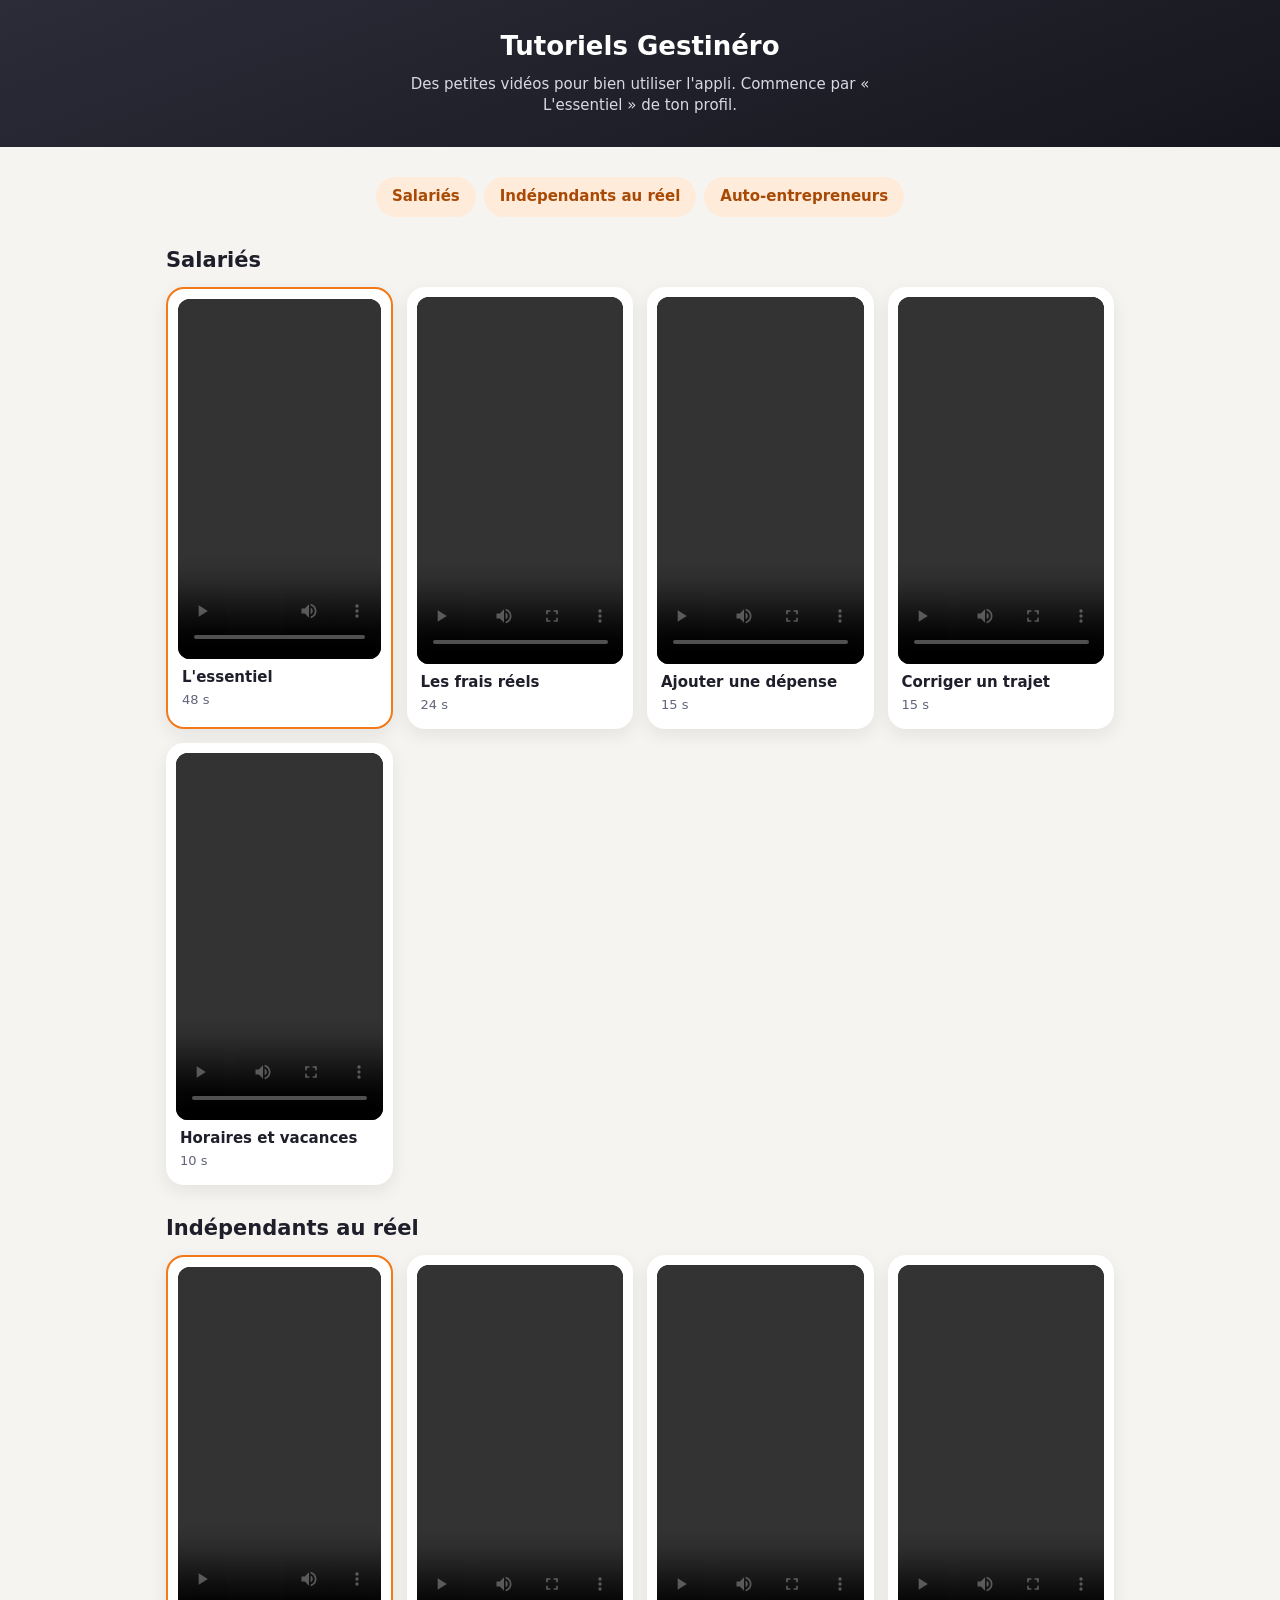
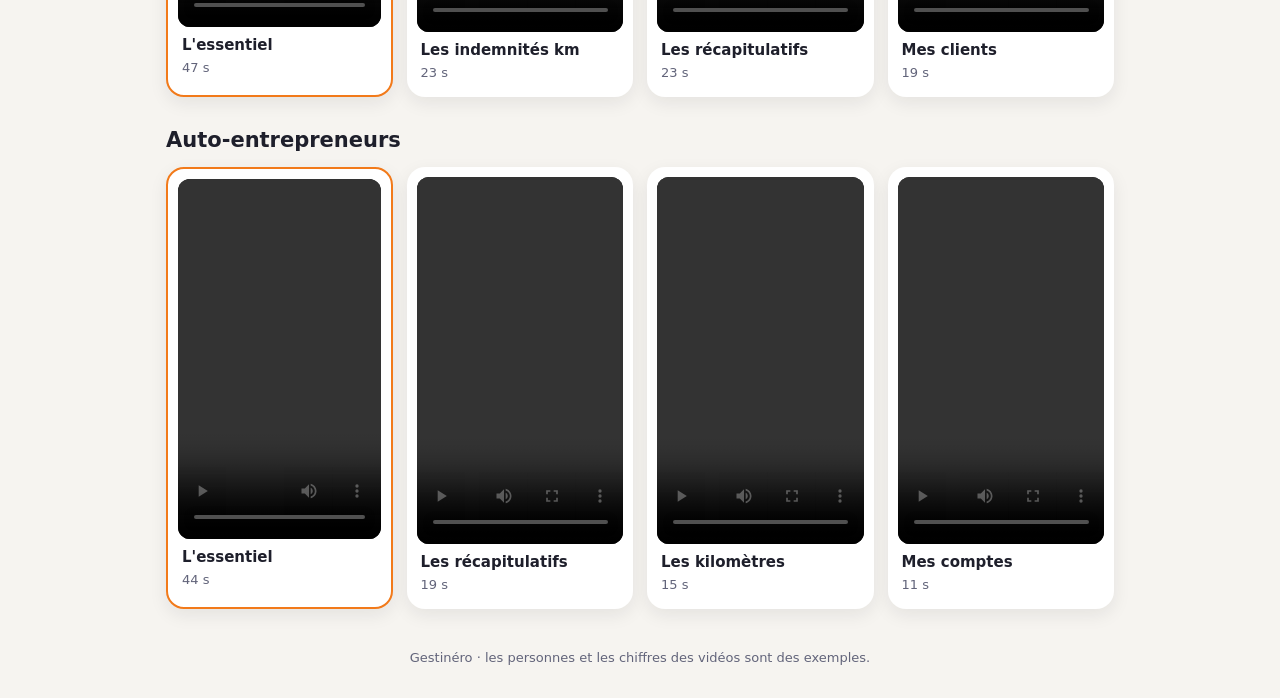
<file: aide-video/index.html>
<!doctype html>
<html lang="fr">
<head>
<meta charset="utf-8">
<meta name="viewport" content="width=device-width,initial-scale=1">
<meta name="robots" content="noindex,nofollow,noarchive">
<meta name="googlebot" content="noindex,nofollow">
<title>Tutoriels Gestinéro</title>
<style>
:root{--bg:#F6F4F0;--card:#fff;--ink:#1E1F2B;--mute:#62647A;--or:#F27A1A;--or2:#D9600C;--soft:#FFEBD9}
*{box-sizing:border-box}
body{margin:0;background:var(--bg);color:var(--ink);font-family:system-ui,-apple-system,"Segoe UI",Roboto,sans-serif;line-height:1.45}
header{background:linear-gradient(160deg,#2B2C38,#15161D);color:#fff;padding:28px 16px 30px;text-align:center}
header h1{margin:0;font-size:26px}
header p{margin:8px auto 0;max-width:520px;color:#D8D9E3;font-size:15px}
main{max-width:980px;margin:0 auto;padding:12px 16px 40px}
.onglets{display:flex;gap:8px;flex-wrap:wrap;justify-content:center;margin:18px 0 6px}
.onglets a{padding:9px 16px;border-radius:999px;background:var(--soft);color:#A84A06;font-weight:700;text-decoration:none;font-size:15px}
h2{margin:28px 0 12px;font-size:21px}
.grille{display:grid;grid-template-columns:repeat(auto-fill,minmax(220px,1fr));gap:14px}
.v{background:var(--card);border-radius:18px;padding:10px;box-shadow:0 6px 18px rgba(30,31,43,.08)}
.v video{width:100%;aspect-ratio:9/16;border-radius:12px;background:#000;display:block}
.v b{display:block;margin:8px 4px 2px;font-size:15px}
.v span{display:block;margin:0 4px 4px;color:var(--mute);font-size:13px}
.v.essentiel{border:2px solid var(--or)}
footer{text-align:center;color:var(--mute);font-size:13px;padding:0 16px 30px}
</style>
</head>
<body>
<header>
  <h1>Tutoriels Gestinéro</h1>
  <p>Des petites vidéos pour bien utiliser l'appli. Commence par « L'essentiel » de ton profil.</p>
</header>
<main>
  <nav class="onglets"><a href="#salaries">Salariés</a><a href="#independants">Indépendants au réel</a><a href="#auto">Auto-entrepreneurs</a></nav>

  <h2 id="salaries">Salariés</h2>
  <div class="grille">
    <div class="v essentiel" id="salaries-essentiel"><video src="salaries-essentiel.mp4" controls preload="metadata" playsinline></video><b>L'essentiel</b><span>48 s</span></div>
    <div class="v" id="salaries-frais-reels"><video src="salaries-frais-reels.mp4" controls preload="metadata" playsinline></video><b>Les frais réels</b><span>24 s</span></div>
    <div class="v" id="salaries-depense"><video src="salaries-depense.mp4" controls preload="metadata" playsinline></video><b>Ajouter une dépense</b><span>15 s</span></div>
    <div class="v" id="salaries-trajet"><video src="salaries-trajet.mp4" controls preload="metadata" playsinline></video><b>Corriger un trajet</b><span>15 s</span></div>
    <div class="v" id="salaries-vacances"><video src="salaries-vacances.mp4" controls preload="metadata" playsinline></video><b>Horaires et vacances</b><span>10 s</span></div>
  </div>

  <h2 id="independants">Indépendants au réel</h2>
  <div class="grille">
    <div class="v essentiel" id="independants-essentiel"><video src="independants-essentiel.mp4" controls preload="metadata" playsinline></video><b>L'essentiel</b><span>47 s</span></div>
    <div class="v" id="independants-ik"><video src="independants-ik.mp4" controls preload="metadata" playsinline></video><b>Les indemnités km</b><span>23 s</span></div>
    <div class="v" id="independants-recaps"><video src="independants-recaps.mp4" controls preload="metadata" playsinline></video><b>Les récapitulatifs</b><span>23 s</span></div>
    <div class="v" id="independants-clients"><video src="independants-clients.mp4" controls preload="metadata" playsinline></video><b>Mes clients</b><span>19 s</span></div>
  </div>

  <h2 id="auto">Auto-entrepreneurs</h2>
  <div class="grille">
    <div class="v essentiel" id="auto-essentiel"><video src="auto-essentiel.mp4" controls preload="metadata" playsinline></video><b>L'essentiel</b><span>44 s</span></div>
    <div class="v" id="auto-recaps"><video src="auto-recaps.mp4" controls preload="metadata" playsinline></video><b>Les récapitulatifs</b><span>19 s</span></div>
    <div class="v" id="auto-km"><video src="auto-km.mp4" controls preload="metadata" playsinline></video><b>Les kilomètres</b><span>15 s</span></div>
    <div class="v" id="auto-comptes"><video src="auto-comptes.mp4" controls preload="metadata" playsinline></video><b>Mes comptes</b><span>11 s</span></div>
  </div>
</main>
<footer>Gestinéro · les personnes et les chiffres des vidéos sont des exemples.</footer>
</body>
</html>
</file>
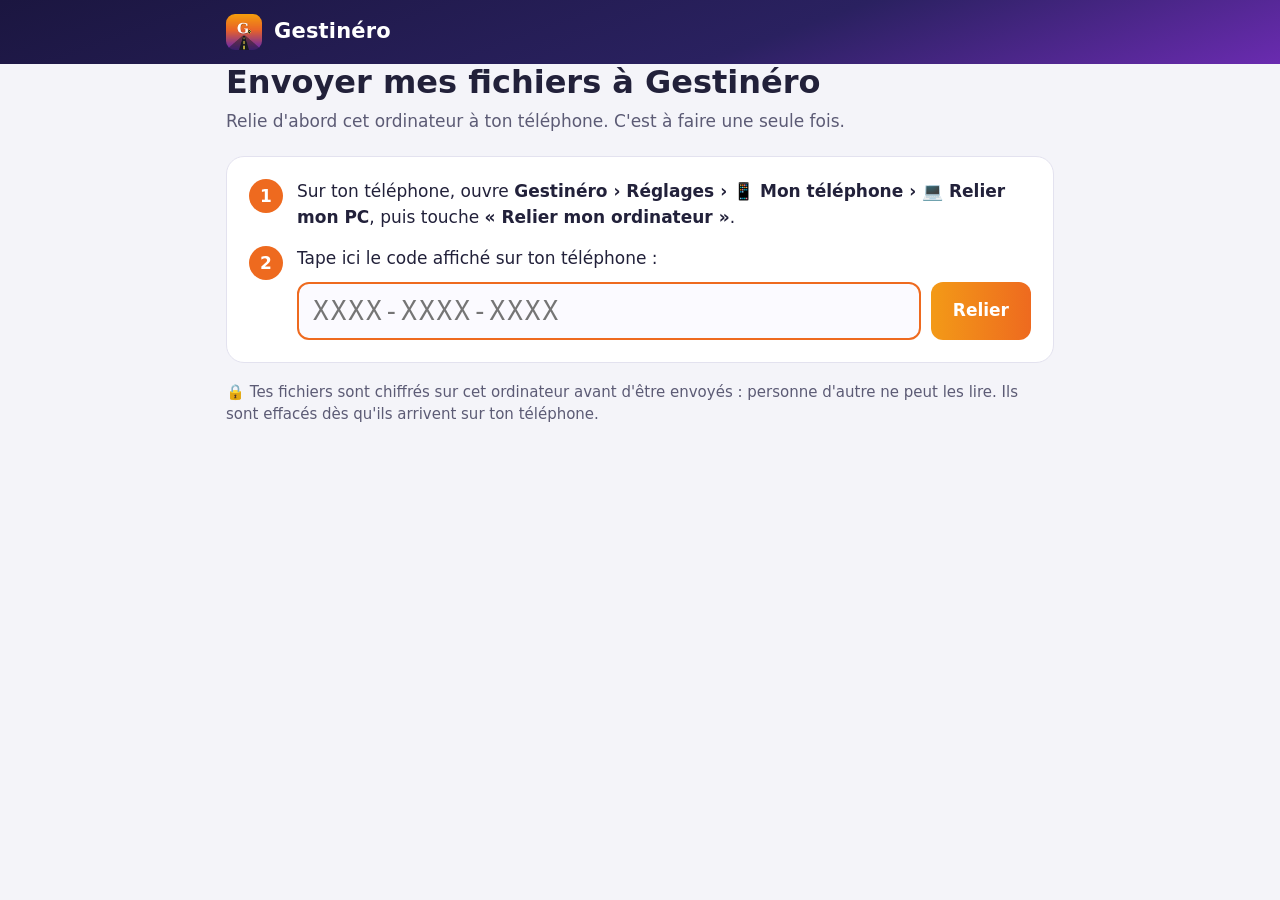
<file: pc/index.html>
<!doctype html>
<html lang="fr">
<head>
<meta charset="utf-8">
<meta name="viewport" content="width=device-width, initial-scale=1">
<meta name="robots" content="noindex, nofollow">
<meta name="referrer" content="no-referrer">
<meta http-equiv="Content-Security-Policy" content="default-src 'none'; script-src 'self'; style-src 'self' 'unsafe-inline'; img-src 'self' data:; connect-src https://*.supabase.co; base-uri 'none'; form-action 'none'">
<title>Gestinéro – Envoyer mes fichiers</title>
<link rel="icon" href="icone.png">
<style>
:root{--nuit:#1b1640;--nuit2:#2a2160;--violet:#6a2bb0;--orange:#ee6a1f;--orange2:#f39a17;--fond:#f4f4f9;--carte:#fff;--texte:#22213a;--gris:#5c5b75;--ligne:#e3e2ef;--doux:#efeef7;--ok:#15803d;--ko:#b42318;--zone:#fbfaff}
@media (prefers-color-scheme: dark){:root{--fond:#14122b;--carte:#1f1c3d;--texte:#f1f0fa;--gris:#b9b6d6;--ligne:#36325f;--doux:#2a2650;--ok:#4ade80;--ko:#f87171;--zone:#1a1836}}
*{box-sizing:border-box}
html,body{margin:0;background:var(--fond);color:var(--texte);font-family:system-ui,-apple-system,"Segoe UI",Roboto,Helvetica,Arial,sans-serif;font-size:17px;line-height:1.5}
header{background:linear-gradient(160deg,var(--nuit) 0%,var(--nuit2) 60%,var(--violet) 100%);color:#fff}
header .w{display:flex;align-items:center;gap:12px;min-height:64px}
header img{width:36px;height:36px;border-radius:9px;flex:none}
header b{font-size:21px;letter-spacing:.2px}
.w{max-width:860px;margin:0 auto;padding:0 16px}
main{padding:28px 0 48px}
h1{font-size:clamp(24px,4vw,32px);line-height:1.15;margin:0 0 8px}
.sous{color:var(--gris);margin:0 0 22px}
.carte{background:var(--carte);border:1px solid var(--ligne);border-radius:18px;padding:22px;margin-bottom:18px}
.etape{display:flex;gap:14px;align-items:flex-start;margin-bottom:16px}
.etape .n{flex:none;width:34px;height:34px;border-radius:50%;background:var(--orange);color:#fff;font-weight:800;display:flex;align-items:center;justify-content:center}
.etape .t{flex:1;min-width:0}
.chemin{font-weight:700}
.code{display:flex;gap:10px;flex-wrap:wrap}
.code input{flex:1 1 260px;min-width:0;font-size:clamp(18px,5.6vw,26px);font-family:ui-monospace,Menlo,Consolas,monospace;letter-spacing:2px;text-transform:uppercase;padding:12px 14px;border-radius:12px;border:2px solid var(--ligne);background:var(--zone);color:var(--texte)}
.code input:focus{outline:none;border-color:var(--orange)}
.btn{display:inline-flex;align-items:center;justify-content:center;gap:8px;border:none;border-radius:12px;padding:14px 22px;font:inherit;font-weight:700;cursor:pointer;background:linear-gradient(90deg,var(--orange2),var(--orange));color:#fff;min-height:52px;white-space:nowrap}
.btn:disabled{opacity:.6;cursor:default}
.btn.g{background:var(--doux);color:var(--texte)}
.btn.lien{background:none;color:var(--gris);text-decoration:underline;padding:8px;min-height:0;font-weight:600}
.msg{margin:12px 0 0;font-weight:700}
.msg.ko{color:var(--ko)} .msg.ok{color:var(--ok)}
.zone{border:3px dashed var(--orange);border-radius:22px;background:var(--zone);padding:clamp(28px,6vw,56px) 20px;text-align:center;transition:background .15s,transform .15s}
.zone.sur{background:var(--doux);transform:scale(1.01)}
.zone .ic{font-size:54px;line-height:1}
.zone .gros{font-size:clamp(24px,4.4vw,34px);font-weight:800;margin:10px 0 4px}
.zone p{color:var(--gris);margin:0 0 18px}
.liste{display:flex;flex-direction:column;gap:10px;margin-top:18px}
.f{background:var(--carte);border:1px solid var(--ligne);border-radius:14px;padding:12px 14px;display:flex;flex-direction:column;gap:6px}
.f .nom{font-weight:700;overflow-wrap:anywhere}
.f .etat{font-size:15px}
.f .etat.ok{color:var(--ok);font-weight:700} .f .etat.ko{color:var(--ko);font-weight:700}
.f .aide{font-size:14px;color:var(--gris)}
.barre{height:8px;border-radius:99px;background:var(--doux);overflow:hidden}
.barre i{display:block;height:100%;width:0;background:linear-gradient(90deg,var(--orange2),var(--orange));transition:width .2s}
.relie{display:flex;flex-wrap:wrap;align-items:center;justify-content:space-between;gap:8px;color:var(--gris);font-size:15px;margin-top:22px}
.securite{color:var(--gris);font-size:15px;margin:18px 0 0}
[hidden]{display:none!important}
@media (max-width:560px){.carte{padding:18px}.btn{width:100%}.code .btn{flex:1 1 100%}}
</style>
</head>
<body>
<header><div class="w"><img src="icone.png" alt=""><b>Gestinéro</b></div></header>
<main class="w">
  <section id="vPasPret" hidden>
    <h1>Cette page n'est pas encore prête</h1>
    <p class="sous">Reviens un peu plus tard.</p>
  </section>

  <section id="vRelier" hidden>
    <h1>Envoyer mes fichiers à Gestinéro</h1>
    <p class="sous">Relie d'abord cet ordinateur à ton téléphone. C'est à faire une seule fois.</p>
    <div class="carte">
      <div class="etape"><div class="n">1</div><div class="t">Sur ton téléphone, ouvre <span class="chemin">Gestinéro › Réglages › 📱 Mon téléphone › 💻 Relier mon PC</span>, puis touche <span class="chemin">« Relier mon ordinateur »</span>.</div></div>
      <div class="etape" style="margin-bottom:0"><div class="n">2</div><div class="t">Tape ici le code affiché sur ton téléphone&nbsp;:
        <form class="code" id="fCode" style="margin-top:10px" autocomplete="off">
          <input id="code" inputmode="text" autocapitalize="characters" spellcheck="false" maxlength="20" placeholder="XXXX-XXXX-XXXX" aria-label="Code affiché sur ton téléphone">
          <button class="btn" id="bRelier" type="submit">Relier</button>
        </form>
        <p class="msg" id="mRelier" role="status" hidden></p>
      </div></div>
    </div>
    <p class="securite">🔒 Tes fichiers sont chiffrés sur cet ordinateur avant d'être envoyés : personne d'autre ne peut les lire. Ils sont effacés dès qu'ils arrivent sur ton téléphone.</p>
  </section>

  <section id="vEnvoyer" hidden>
    <h1>Envoyer mes fichiers à Gestinéro</h1>
    <p class="sous">Relevés de compte, factures, tickets : en PDF, en photo, en Excel ou en CSV. Plusieurs à la fois si tu veux.</p>
    <div class="zone" id="zone">
      <div class="ic" aria-hidden="true">📥</div>
      <div class="gros">Glisse tes fichiers ici</div>
      <p>ou</p>
      <button class="btn" id="bChoisir" type="button">Choisir des fichiers</button>
      <input type="file" id="choix" multiple hidden accept=".pdf,.jpg,.jpeg,.png,.webp,.heic,.heif,.xlsx,.xls,.ods,.csv,application/pdf,image/*,text/csv">
    </div>
    <div class="liste" id="liste" aria-live="polite"></div>
    <p class="securite">🔒 Chiffrés sur cet ordinateur, effacés dès leur arrivée sur ton téléphone. Ils sont rangés dans Gestinéro quand l'appli est ouverte sur ton téléphone.</p>
    <div class="relie"><span id="tRelie">✅ Cet ordinateur est relié à ton téléphone</span><button class="btn lien" id="bDelier" type="button">Délier cet ordinateur</button></div>
  </section>
</main>
<script src="config.js"></script>
<script src="pc_commun.js"></script>
<script src="page.js"></script>
</body>
</html>
</file>
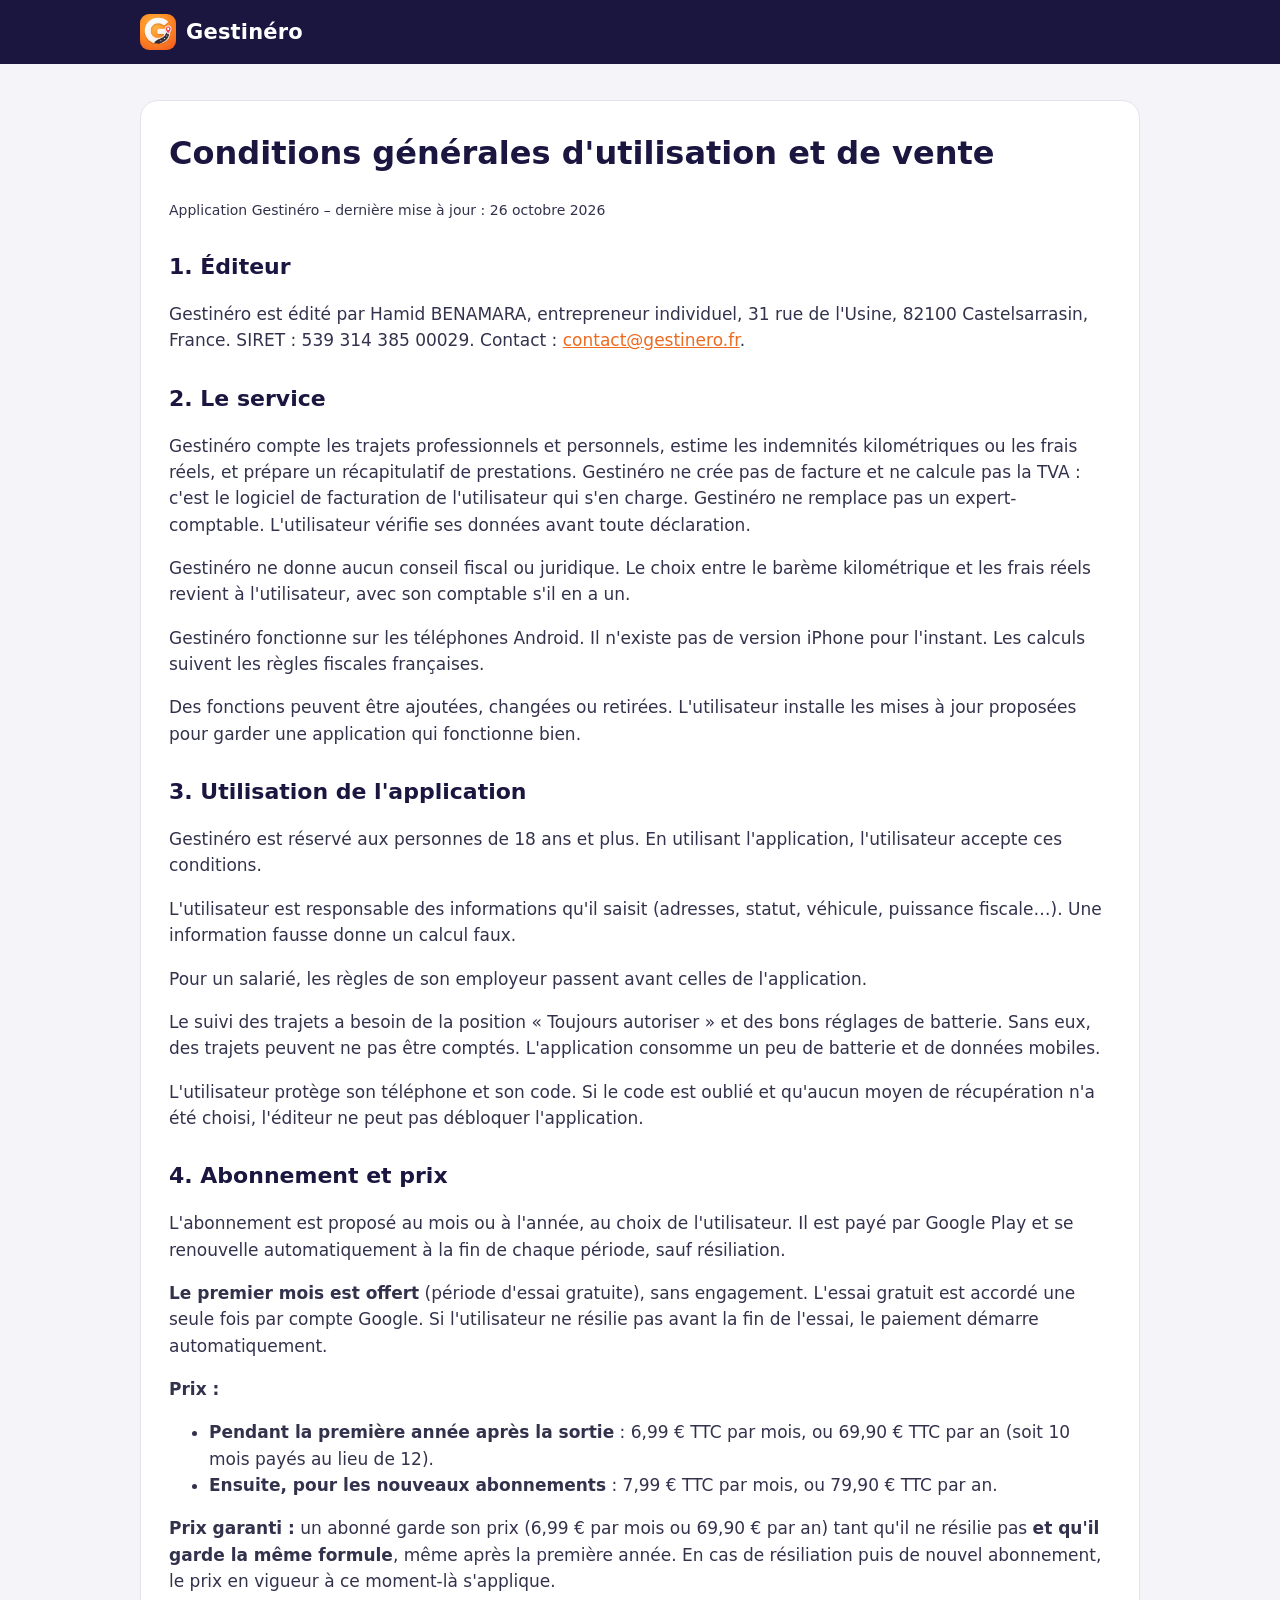
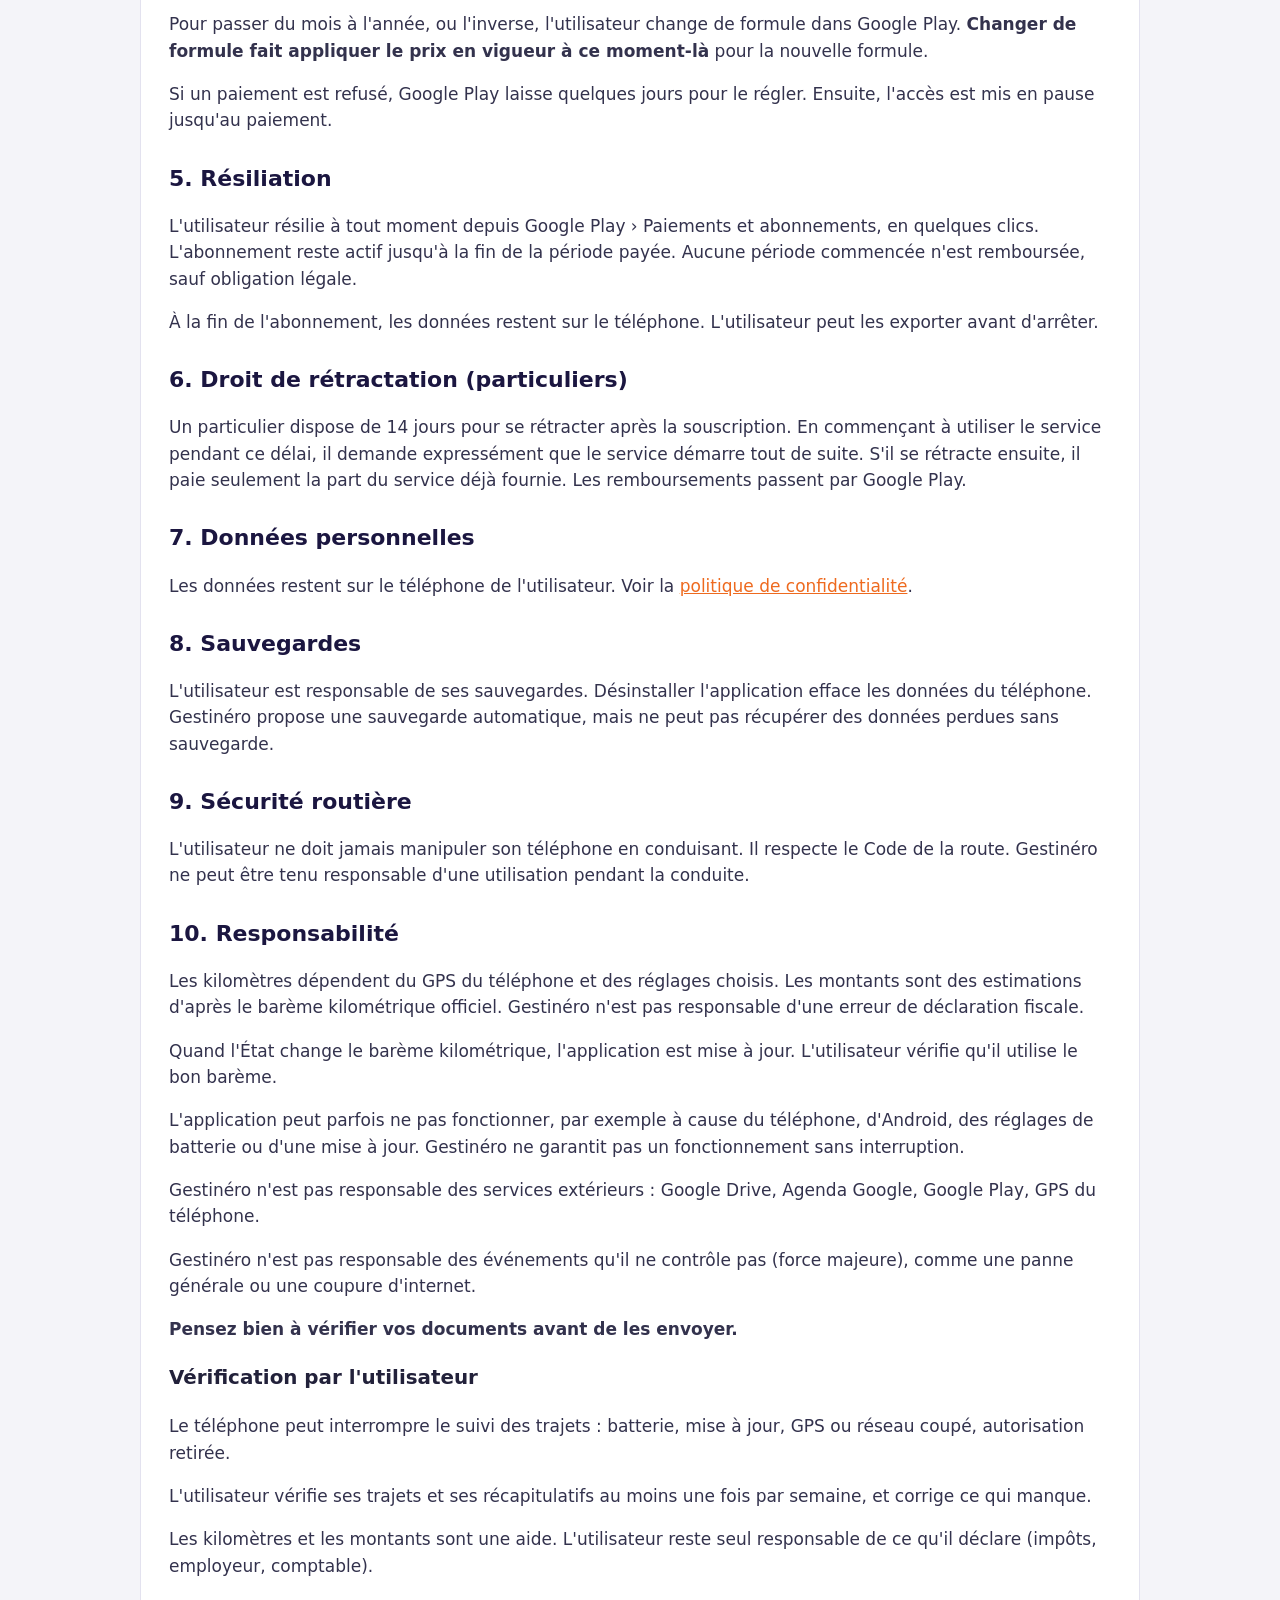
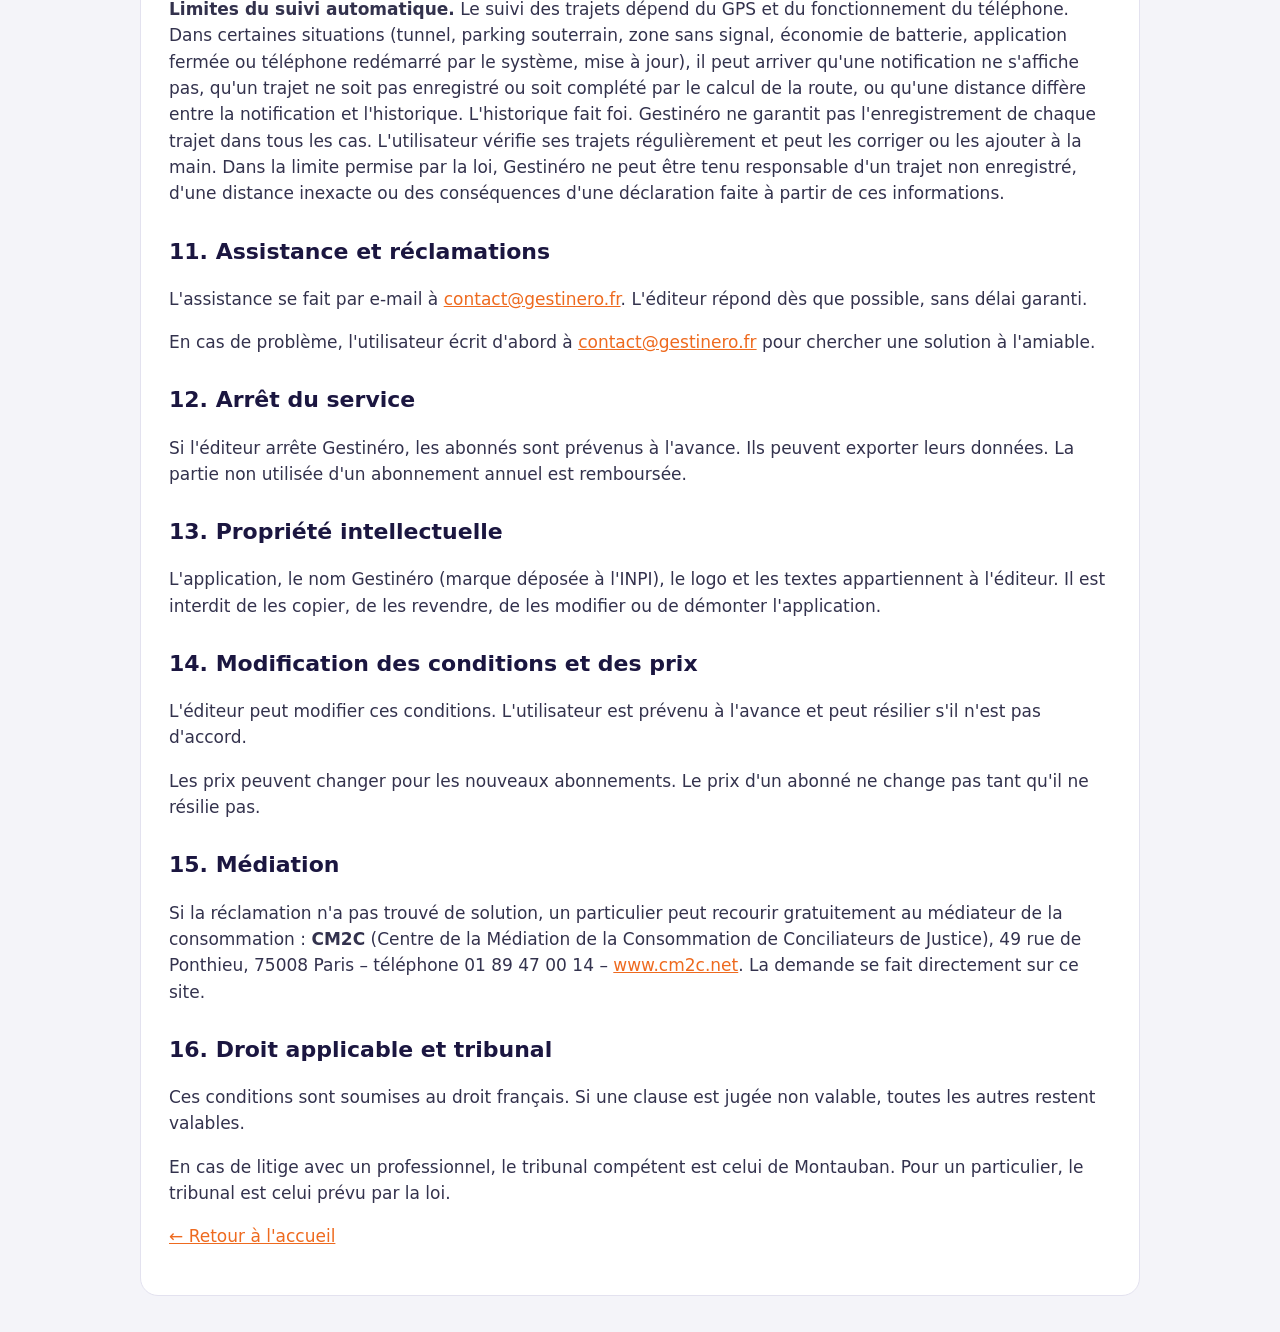
<file: conditions.html>
<!doctype html>
<html lang="fr">
<head>
<meta charset="utf-8">
<meta name="viewport" content="width=device-width,initial-scale=1">
<meta name="robots" content="noindex, nofollow, noarchive">
<title>Conditions générales – Gestinéro</title>
<link rel="icon" href="favicon.png">
<link rel="stylesheet" href="style.css">
</head>
<body>
<header class="top"><div class="wrap"><a class="logo" href="./"><img src="icone.png" alt="">Gestinéro</a></div></header>
<div class="wrap"><div class="doc">
<h1>Conditions générales d'utilisation et de vente</h1>
<p class="maj">Application Gestinéro – dernière mise à jour : 26 octobre 2026</p>

<h2>1. Éditeur</h2>
<p>Gestinéro est édité par Hamid BENAMARA, entrepreneur individuel, 31 rue de l'Usine, 82100 Castelsarrasin, France. SIRET : 539 314 385 00029. Contact : <a href="mailto:contact@gestinero.fr">contact@gestinero.fr</a>.</p>

<h2>2. Le service</h2>
<p>Gestinéro compte les trajets professionnels et personnels, estime les indemnités kilométriques ou les frais réels, et prépare un récapitulatif de prestations. Gestinéro ne crée pas de facture et ne calcule pas la TVA : c'est le logiciel de facturation de l'utilisateur qui s'en charge. Gestinéro ne remplace pas un expert-comptable. L'utilisateur vérifie ses données avant toute déclaration.</p>
<p>Gestinéro ne donne aucun conseil fiscal ou juridique. Le choix entre le barème kilométrique et les frais réels revient à l'utilisateur, avec son comptable s'il en a un.</p>
<p>Gestinéro fonctionne sur les téléphones Android. Il n'existe pas de version iPhone pour l'instant. Les calculs suivent les règles fiscales françaises.</p>
<p>Des fonctions peuvent être ajoutées, changées ou retirées. L'utilisateur installe les mises à jour proposées pour garder une application qui fonctionne bien.</p>

<h2>3. Utilisation de l'application</h2>
<p>Gestinéro est réservé aux personnes de 18 ans et plus. En utilisant l'application, l'utilisateur accepte ces conditions.</p>
<p>L'utilisateur est responsable des informations qu'il saisit (adresses, statut, véhicule, puissance fiscale…). Une information fausse donne un calcul faux.</p>
<p>Pour un salarié, les règles de son employeur passent avant celles de l'application.</p>
<p>Le suivi des trajets a besoin de la position « Toujours autoriser » et des bons réglages de batterie. Sans eux, des trajets peuvent ne pas être comptés. L'application consomme un peu de batterie et de données mobiles.</p>
<p>L'utilisateur protège son téléphone et son code. Si le code est oublié et qu'aucun moyen de récupération n'a été choisi, l'éditeur ne peut pas débloquer l'application.</p>

<h2>4. Abonnement et prix</h2>
<p>L'abonnement est proposé au mois ou à l'année, au choix de l'utilisateur. Il est payé par Google Play et se renouvelle automatiquement à la fin de chaque période, sauf résiliation.</p>
<p><strong>Le premier mois est offert</strong> (période d'essai gratuite), sans engagement. L'essai gratuit est accordé une seule fois par compte Google. Si l'utilisateur ne résilie pas avant la fin de l'essai, le paiement démarre automatiquement.</p>
<p><strong>Prix :</strong></p>
<ul>
<li><strong>Pendant la première année après la sortie</strong> : 6,99 € TTC par mois, ou 69,90 € TTC par an (soit 10 mois payés au lieu de 12).</li>
<li><strong>Ensuite, pour les nouveaux abonnements</strong> : 7,99 € TTC par mois, ou 79,90 € TTC par an.</li>
</ul>
<p><strong>Prix garanti :</strong> un abonné garde son prix (6,99 € par mois ou 69,90 € par an) tant qu'il ne résilie pas <strong>et qu'il garde la même formule</strong>, même après la première année. En cas de résiliation puis de nouvel abonnement, le prix en vigueur à ce moment-là s'applique.</p>
<p>Pour passer du mois à l'année, ou l'inverse, l'utilisateur change de formule dans Google Play. <strong>Changer de formule fait appliquer le prix en vigueur à ce moment-là</strong> pour la nouvelle formule.</p>
<p>Si un paiement est refusé, Google Play laisse quelques jours pour le régler. Ensuite, l'accès est mis en pause jusqu'au paiement.</p>

<h2>5. Résiliation</h2>
<p>L'utilisateur résilie à tout moment depuis Google Play › Paiements et abonnements, en quelques clics. L'abonnement reste actif jusqu'à la fin de la période payée. Aucune période commencée n'est remboursée, sauf obligation légale.</p>
<p>À la fin de l'abonnement, les données restent sur le téléphone. L'utilisateur peut les exporter avant d'arrêter.</p>

<h2>6. Droit de rétractation (particuliers)</h2>
<p>Un particulier dispose de 14 jours pour se rétracter après la souscription. En commençant à utiliser le service pendant ce délai, il demande expressément que le service démarre tout de suite. S'il se rétracte ensuite, il paie seulement la part du service déjà fournie. Les remboursements passent par Google Play.</p>

<h2>7. Données personnelles</h2>
<p>Les données restent sur le téléphone de l'utilisateur. Voir la <a href="confidentialite.html">politique de confidentialité</a>.</p>

<h2>8. Sauvegardes</h2>
<p>L'utilisateur est responsable de ses sauvegardes. Désinstaller l'application efface les données du téléphone. Gestinéro propose une sauvegarde automatique, mais ne peut pas récupérer des données perdues sans sauvegarde.</p>

<h2>9. Sécurité routière</h2>
<p>L'utilisateur ne doit jamais manipuler son téléphone en conduisant. Il respecte le Code de la route. Gestinéro ne peut être tenu responsable d'une utilisation pendant la conduite.</p>

<h2>10. Responsabilité</h2>
<p>Les kilomètres dépendent du GPS du téléphone et des réglages choisis. Les montants sont des estimations d'après le barème kilométrique officiel. Gestinéro n'est pas responsable d'une erreur de déclaration fiscale.</p>
<p>Quand l'État change le barème kilométrique, l'application est mise à jour. L'utilisateur vérifie qu'il utilise le bon barème.</p>
<p>L'application peut parfois ne pas fonctionner, par exemple à cause du téléphone, d'Android, des réglages de batterie ou d'une mise à jour. Gestinéro ne garantit pas un fonctionnement sans interruption.</p>
<p>Gestinéro n'est pas responsable des services extérieurs : Google Drive, Agenda Google, Google Play, GPS du téléphone.</p>
<p>Gestinéro n'est pas responsable des événements qu'il ne contrôle pas (force majeure), comme une panne générale ou une coupure d'internet.</p>
<p><strong>Pensez bien à vérifier vos documents avant de les envoyer.</strong></p>
<h3>Vérification par l'utilisateur</h3>
<p>Le téléphone peut interrompre le suivi des trajets : batterie, mise à jour, GPS ou réseau coupé, autorisation retirée.</p>
<p>L'utilisateur vérifie ses trajets et ses récapitulatifs au moins une fois par semaine, et corrige ce qui manque.</p>
<p>Les kilomètres et les montants sont une aide. L'utilisateur reste seul responsable de ce qu'il déclare (impôts, employeur, comptable).</p>
<p><strong>Limites du suivi automatique.</strong> Le suivi des trajets dépend du GPS et du fonctionnement du téléphone. Dans certaines situations (tunnel, parking souterrain, zone sans signal, économie de batterie, application fermée ou téléphone redémarré par le système, mise à jour), il peut arriver qu'une notification ne s'affiche pas, qu'un trajet ne soit pas enregistré ou soit complété par le calcul de la route, ou qu'une distance diffère entre la notification et l'historique. L'historique fait foi. Gestinéro ne garantit pas l'enregistrement de chaque trajet dans tous les cas. L'utilisateur vérifie ses trajets régulièrement et peut les corriger ou les ajouter à la main. Dans la limite permise par la loi, Gestinéro ne peut être tenu responsable d'un trajet non enregistré, d'une distance inexacte ou des conséquences d'une déclaration faite à partir de ces informations.</p>

<h2>11. Assistance et réclamations</h2>
<p>L'assistance se fait par e-mail à <a href="mailto:contact@gestinero.fr">contact@gestinero.fr</a>. L'éditeur répond dès que possible, sans délai garanti.</p>
<p>En cas de problème, l'utilisateur écrit d'abord à <a href="mailto:contact@gestinero.fr">contact@gestinero.fr</a> pour chercher une solution à l'amiable.</p>

<h2>12. Arrêt du service</h2>
<p>Si l'éditeur arrête Gestinéro, les abonnés sont prévenus à l'avance. Ils peuvent exporter leurs données. La partie non utilisée d'un abonnement annuel est remboursée.</p>

<h2>13. Propriété intellectuelle</h2>
<p>L'application, le nom Gestinéro (marque déposée à l'INPI), le logo et les textes appartiennent à l'éditeur. Il est interdit de les copier, de les revendre, de les modifier ou de démonter l'application.</p>

<h2>14. Modification des conditions et des prix</h2>
<p>L'éditeur peut modifier ces conditions. L'utilisateur est prévenu à l'avance et peut résilier s'il n'est pas d'accord.</p>
<p>Les prix peuvent changer pour les nouveaux abonnements. Le prix d'un abonné ne change pas tant qu'il ne résilie pas.</p>

<h2>15. Médiation</h2>
<p>Si la réclamation n'a pas trouvé de solution, un particulier peut recourir gratuitement au médiateur de la consommation : <strong>CM2C</strong> (Centre de la Médiation de la Consommation de Conciliateurs de Justice), 49 rue de Ponthieu, 75008 Paris – téléphone 01 89 47 00 14 – <a href="https://www.cm2c.net">www.cm2c.net</a>. La demande se fait directement sur ce site.</p>

<h2>16. Droit applicable et tribunal</h2>
<p>Ces conditions sont soumises au droit français. Si une clause est jugée non valable, toutes les autres restent valables.</p>
<p>En cas de litige avec un professionnel, le tribunal compétent est celui de Montauban. Pour un particulier, le tribunal est celui prévu par la loi.</p>

<p><a href="./">← Retour à l'accueil</a></p>
</div></div>
</body>
</html>
</file>
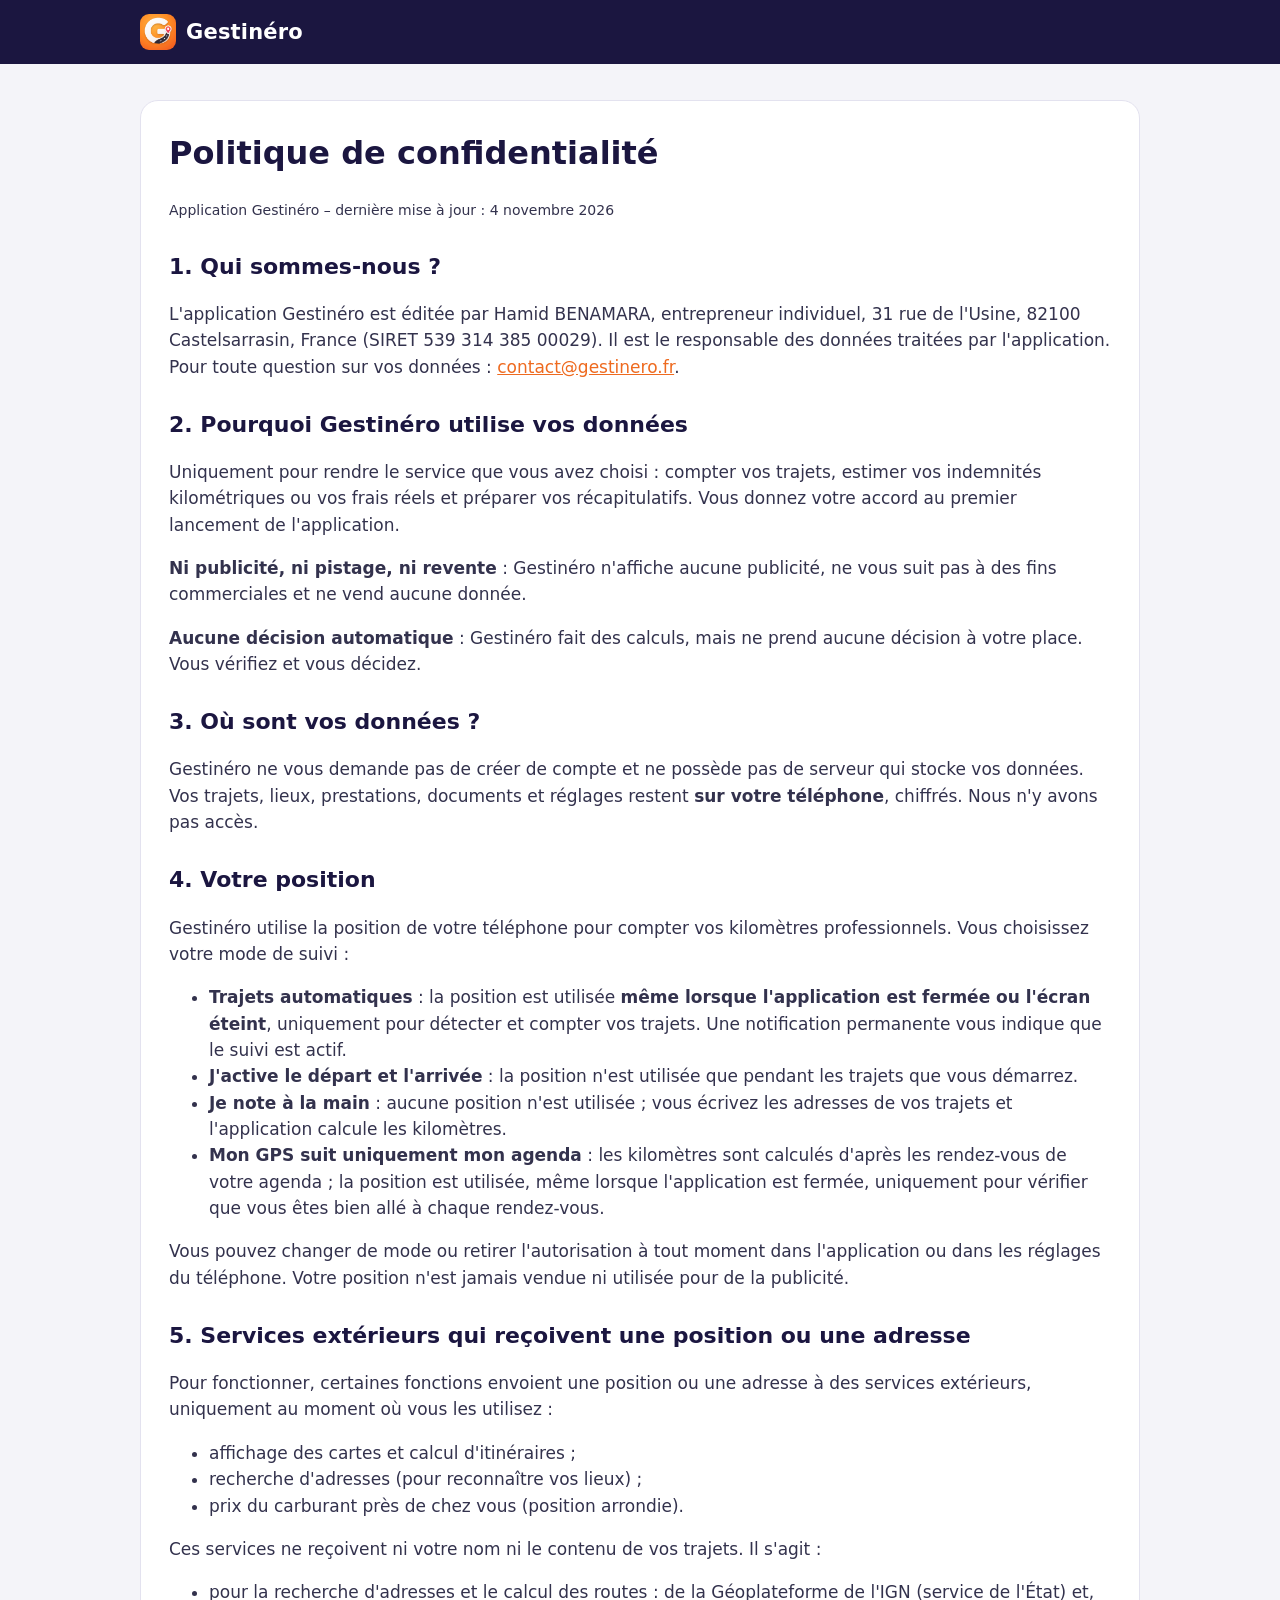
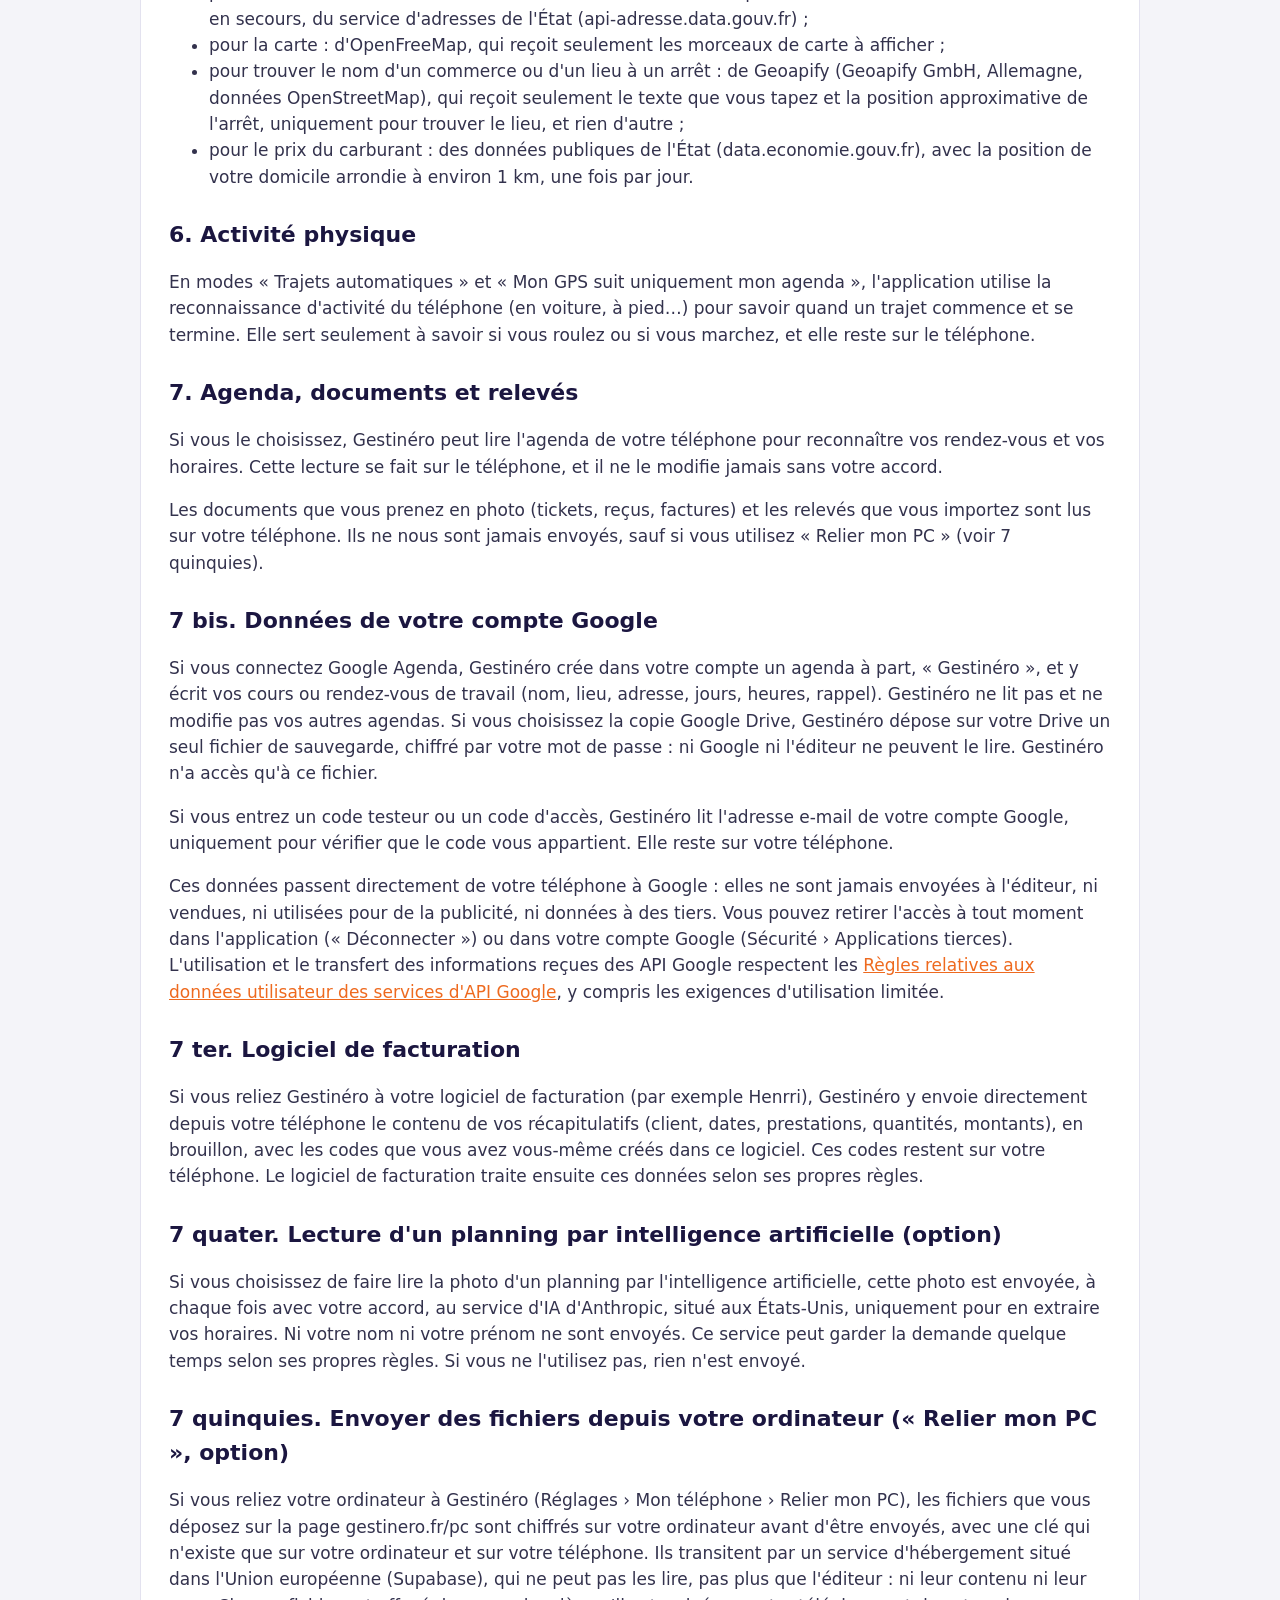
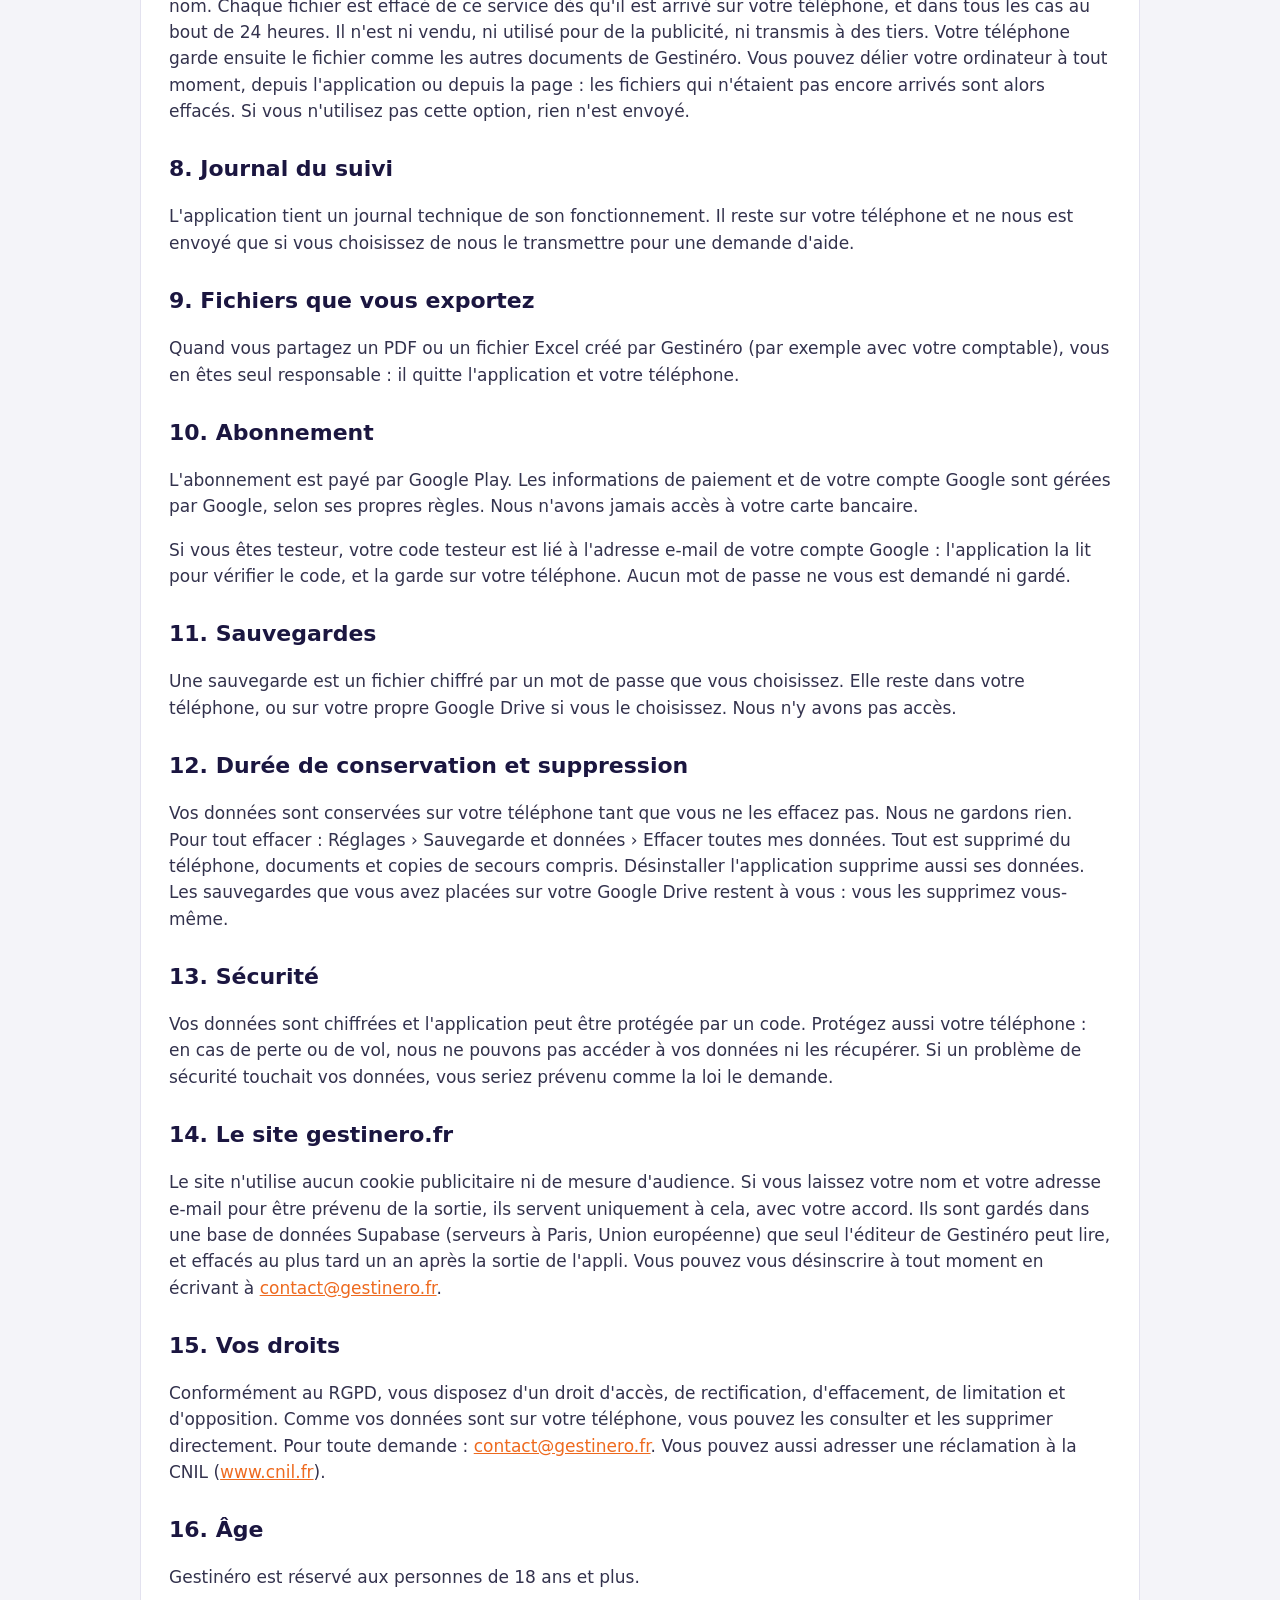
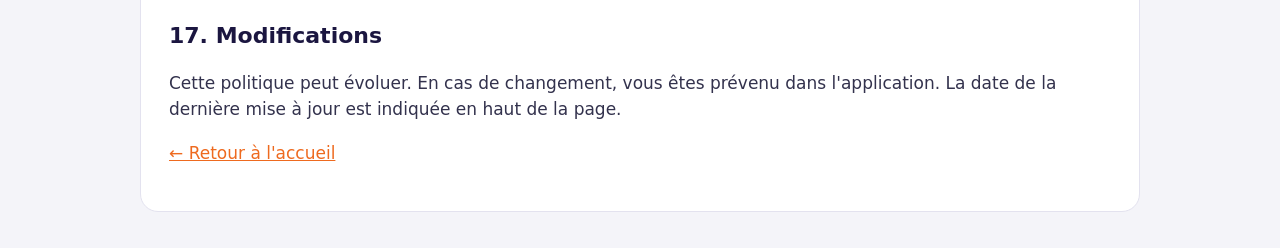
<file: confidentialite.html>
<!doctype html>
<html lang="fr">
<head>
<meta charset="utf-8">
<meta name="viewport" content="width=device-width,initial-scale=1">
<meta name="robots" content="noindex, nofollow, noarchive">
<title>Politique de confidentialité – Gestinéro</title>
<link rel="icon" href="favicon.png">
<link rel="stylesheet" href="style.css">
</head>
<body>
<header class="top"><div class="wrap"><a class="logo" href="./"><img src="icone.png" alt="">Gestinéro</a></div></header>
<div class="wrap"><div class="doc">
<h1>Politique de confidentialité</h1>
<p class="maj">Application Gestinéro – dernière mise à jour : 4 novembre 2026</p>

<h2>1. Qui sommes-nous ?</h2>
<p>L'application Gestinéro est éditée par Hamid BENAMARA, entrepreneur individuel, 31 rue de l'Usine, 82100 Castelsarrasin, France (SIRET 539 314 385 00029). Il est le responsable des données traitées par l'application. Pour toute question sur vos données : <a href="mailto:contact@gestinero.fr">contact@gestinero.fr</a>.</p>

<h2>2. Pourquoi Gestinéro utilise vos données</h2>
<p>Uniquement pour rendre le service que vous avez choisi : compter vos trajets, estimer vos indemnités kilométriques ou vos frais réels et préparer vos récapitulatifs. Vous donnez votre accord au premier lancement de l'application.</p>
<p><b>Ni publicité, ni pistage, ni revente</b> : Gestinéro n'affiche aucune publicité, ne vous suit pas à des fins commerciales et ne vend aucune donnée.</p>
<p><b>Aucune décision automatique</b> : Gestinéro fait des calculs, mais ne prend aucune décision à votre place. Vous vérifiez et vous décidez.</p>

<h2>3. Où sont vos données ?</h2>
<p>Gestinéro ne vous demande pas de créer de compte et ne possède pas de serveur qui stocke vos données. Vos trajets, lieux, prestations, documents et réglages restent <b>sur votre téléphone</b>, chiffrés. Nous n'y avons pas accès.</p>

<h2>4. Votre position</h2>
<p>Gestinéro utilise la position de votre téléphone pour compter vos kilomètres professionnels. Vous choisissez votre mode de suivi :</p>
<ul>
<li><b>Trajets automatiques</b> : la position est utilisée <b>même lorsque l'application est fermée ou l'écran éteint</b>, uniquement pour détecter et compter vos trajets. Une notification permanente vous indique que le suivi est actif.</li>
<li><b>J'active le départ et l'arrivée</b> : la position n'est utilisée que pendant les trajets que vous démarrez.</li>
<li><b>Je note à la main</b> : aucune position n'est utilisée ; vous écrivez les adresses de vos trajets et l'application calcule les kilomètres.</li>
<li><b>Mon GPS suit uniquement mon agenda</b> : les kilomètres sont calculés d'après les rendez-vous de votre agenda ; la position est utilisée, même lorsque l'application est fermée, uniquement pour vérifier que vous êtes bien allé à chaque rendez-vous.</li>
</ul>
<p>Vous pouvez changer de mode ou retirer l'autorisation à tout moment dans l'application ou dans les réglages du téléphone. Votre position n'est jamais vendue ni utilisée pour de la publicité.</p>

<h2>5. Services extérieurs qui reçoivent une position ou une adresse</h2>
<p>Pour fonctionner, certaines fonctions envoient une position ou une adresse à des services extérieurs, uniquement au moment où vous les utilisez :</p>
<ul>
<li>affichage des cartes et calcul d'itinéraires ;</li>
<li>recherche d'adresses (pour reconnaître vos lieux) ;</li>
<li>prix du carburant près de chez vous (position arrondie).</li>
</ul>
<p>Ces services ne reçoivent ni votre nom ni le contenu de vos trajets. Il s'agit :</p>
<ul>
<li>pour la recherche d'adresses et le calcul des routes : de la Géoplateforme de l'IGN (service de l'État) et, en secours, du service d'adresses de l'État (api-adresse.data.gouv.fr) ;</li>
<li>pour la carte : d'OpenFreeMap, qui reçoit seulement les morceaux de carte à afficher ;</li>
<li>pour trouver le nom d'un commerce ou d'un lieu à un arrêt : de Geoapify (Geoapify GmbH, Allemagne, données OpenStreetMap), qui reçoit seulement le texte que vous tapez et la position approximative de l'arrêt, uniquement pour trouver le lieu, et rien d'autre ;</li>
<li>pour le prix du carburant : des données publiques de l'État (data.economie.gouv.fr), avec la position de votre domicile arrondie à environ 1 km, une fois par jour.</li>
</ul>

<h2>6. Activité physique</h2>
<p>En modes « Trajets automatiques » et « Mon GPS suit uniquement mon agenda », l'application utilise la reconnaissance d'activité du téléphone (en voiture, à pied…) pour savoir quand un trajet commence et se termine. Elle sert seulement à savoir si vous roulez ou si vous marchez, et elle reste sur le téléphone.</p>

<h2>7. Agenda, documents et relevés</h2>
<p>Si vous le choisissez, Gestinéro peut lire l'agenda de votre téléphone pour reconnaître vos rendez-vous et vos horaires. Cette lecture se fait sur le téléphone, et il ne le modifie jamais sans votre accord.</p>
<p>Les documents que vous prenez en photo (tickets, reçus, factures) et les relevés que vous importez sont lus sur votre téléphone. Ils ne nous sont jamais envoyés, sauf si vous utilisez « Relier mon PC » (voir 7 quinquies).</p>

<h2>7 bis. Données de votre compte Google</h2>
<p>Si vous connectez Google Agenda, Gestinéro crée dans votre compte un agenda à part, « Gestinéro », et y écrit vos cours ou rendez-vous de travail (nom, lieu, adresse, jours, heures, rappel). Gestinéro ne lit pas et ne modifie pas vos autres agendas. Si vous choisissez la copie Google Drive, Gestinéro dépose sur votre Drive un seul fichier de sauvegarde, chiffré par votre mot de passe : ni Google ni l'éditeur ne peuvent le lire. Gestinéro n'a accès qu'à ce fichier.</p>
<p>Si vous entrez un code testeur ou un code d'accès, Gestinéro lit l'adresse e-mail de votre compte Google, uniquement pour vérifier que le code vous appartient. Elle reste sur votre téléphone.</p>
<p>Ces données passent directement de votre téléphone à Google : elles ne sont jamais envoyées à l'éditeur, ni vendues, ni utilisées pour de la publicité, ni données à des tiers. Vous pouvez retirer l'accès à tout moment dans l'application (« Déconnecter ») ou dans votre compte Google (Sécurité › Applications tierces). L'utilisation et le transfert des informations reçues des API Google respectent les <a href="https://developers.google.com/terms/api-services-user-data-policy">Règles relatives aux données utilisateur des services d'API Google</a>, y compris les exigences d'utilisation limitée.</p>

<h2>7 ter. Logiciel de facturation</h2>
<p>Si vous reliez Gestinéro à votre logiciel de facturation (par exemple Henrri), Gestinéro y envoie directement depuis votre téléphone le contenu de vos récapitulatifs (client, dates, prestations, quantités, montants), en brouillon, avec les codes que vous avez vous-même créés dans ce logiciel. Ces codes restent sur votre téléphone. Le logiciel de facturation traite ensuite ces données selon ses propres règles.</p>

<h2>7 quater. Lecture d'un planning par intelligence artificielle (option)</h2>
<p>Si vous choisissez de faire lire la photo d'un planning par l'intelligence artificielle, cette photo est envoyée, à chaque fois avec votre accord, au service d'IA d'Anthropic, situé aux États-Unis, uniquement pour en extraire vos horaires. Ni votre nom ni votre prénom ne sont envoyés. Ce service peut garder la demande quelque temps selon ses propres règles. Si vous ne l'utilisez pas, rien n'est envoyé.</p>

<h2>7 quinquies. Envoyer des fichiers depuis votre ordinateur (« Relier mon PC », option)</h2>
<p>Si vous reliez votre ordinateur à Gestinéro (Réglages › Mon téléphone › Relier mon PC), les fichiers que vous déposez sur la page gestinero.fr/pc sont chiffrés sur votre ordinateur avant d'être envoyés, avec une clé qui n'existe que sur votre ordinateur et sur votre téléphone. Ils transitent par un service d'hébergement situé dans l'Union européenne (Supabase), qui ne peut pas les lire, pas plus que l'éditeur : ni leur contenu ni leur nom. Chaque fichier est effacé de ce service dès qu'il est arrivé sur votre téléphone, et dans tous les cas au bout de 24 heures. Il n'est ni vendu, ni utilisé pour de la publicité, ni transmis à des tiers. Votre téléphone garde ensuite le fichier comme les autres documents de Gestinéro. Vous pouvez délier votre ordinateur à tout moment, depuis l'application ou depuis la page : les fichiers qui n'étaient pas encore arrivés sont alors effacés. Si vous n'utilisez pas cette option, rien n'est envoyé.</p>

<h2>8. Journal du suivi</h2>
<p>L'application tient un journal technique de son fonctionnement. Il reste sur votre téléphone et ne nous est envoyé que si vous choisissez de nous le transmettre pour une demande d'aide.</p>

<h2>9. Fichiers que vous exportez</h2>
<p>Quand vous partagez un PDF ou un fichier Excel créé par Gestinéro (par exemple avec votre comptable), vous en êtes seul responsable : il quitte l'application et votre téléphone.</p>

<h2>10. Abonnement</h2>
<p>L'abonnement est payé par Google Play. Les informations de paiement et de votre compte Google sont gérées par Google, selon ses propres règles. Nous n'avons jamais accès à votre carte bancaire.</p>
<p>Si vous êtes testeur, votre code testeur est lié à l'adresse e-mail de votre compte Google : l'application la lit pour vérifier le code, et la garde sur votre téléphone. Aucun mot de passe ne vous est demandé ni gardé.</p>

<h2>11. Sauvegardes</h2>
<p>Une sauvegarde est un fichier chiffré par un mot de passe que vous choisissez. Elle reste dans votre téléphone, ou sur votre propre Google Drive si vous le choisissez. Nous n'y avons pas accès.</p>

<h2>12. Durée de conservation et suppression</h2>
<p>Vos données sont conservées sur votre téléphone tant que vous ne les effacez pas. Nous ne gardons rien. Pour tout effacer : Réglages › Sauvegarde et données › Effacer toutes mes données. Tout est supprimé du téléphone, documents et copies de secours compris. Désinstaller l'application supprime aussi ses données. Les sauvegardes que vous avez placées sur votre Google Drive restent à vous : vous les supprimez vous-même.</p>

<h2>13. Sécurité</h2>
<p>Vos données sont chiffrées et l'application peut être protégée par un code. Protégez aussi votre téléphone : en cas de perte ou de vol, nous ne pouvons pas accéder à vos données ni les récupérer. Si un problème de sécurité touchait vos données, vous seriez prévenu comme la loi le demande.</p>

<h2>14. Le site gestinero.fr</h2>
<p>Le site n'utilise aucun cookie publicitaire ni de mesure d'audience. Si vous laissez votre nom et votre adresse e-mail pour être prévenu de la sortie, ils servent uniquement à cela, avec votre accord. Ils sont gardés dans une base de données Supabase (serveurs à Paris, Union européenne) que seul l'éditeur de Gestinéro peut lire, et effacés au plus tard un an après la sortie de l'appli. Vous pouvez vous désinscrire à tout moment en écrivant à <a href="mailto:contact@gestinero.fr">contact@gestinero.fr</a>.</p>

<h2>15. Vos droits</h2>
<p>Conformément au RGPD, vous disposez d'un droit d'accès, de rectification, d'effacement, de limitation et d'opposition. Comme vos données sont sur votre téléphone, vous pouvez les consulter et les supprimer directement. Pour toute demande : <a href="mailto:contact@gestinero.fr">contact@gestinero.fr</a>. Vous pouvez aussi adresser une réclamation à la CNIL (<a href="https://www.cnil.fr">www.cnil.fr</a>).</p>

<h2>16. Âge</h2>
<p>Gestinéro est réservé aux personnes de 18 ans et plus.</p>

<h2>17. Modifications</h2>
<p>Cette politique peut évoluer. En cas de changement, vous êtes prévenu dans l'application. La date de la dernière mise à jour est indiquée en haut de la page.</p>

<p><a href="./">← Retour à l'accueil</a></p>
</div></div>
</body>
</html>
</file>
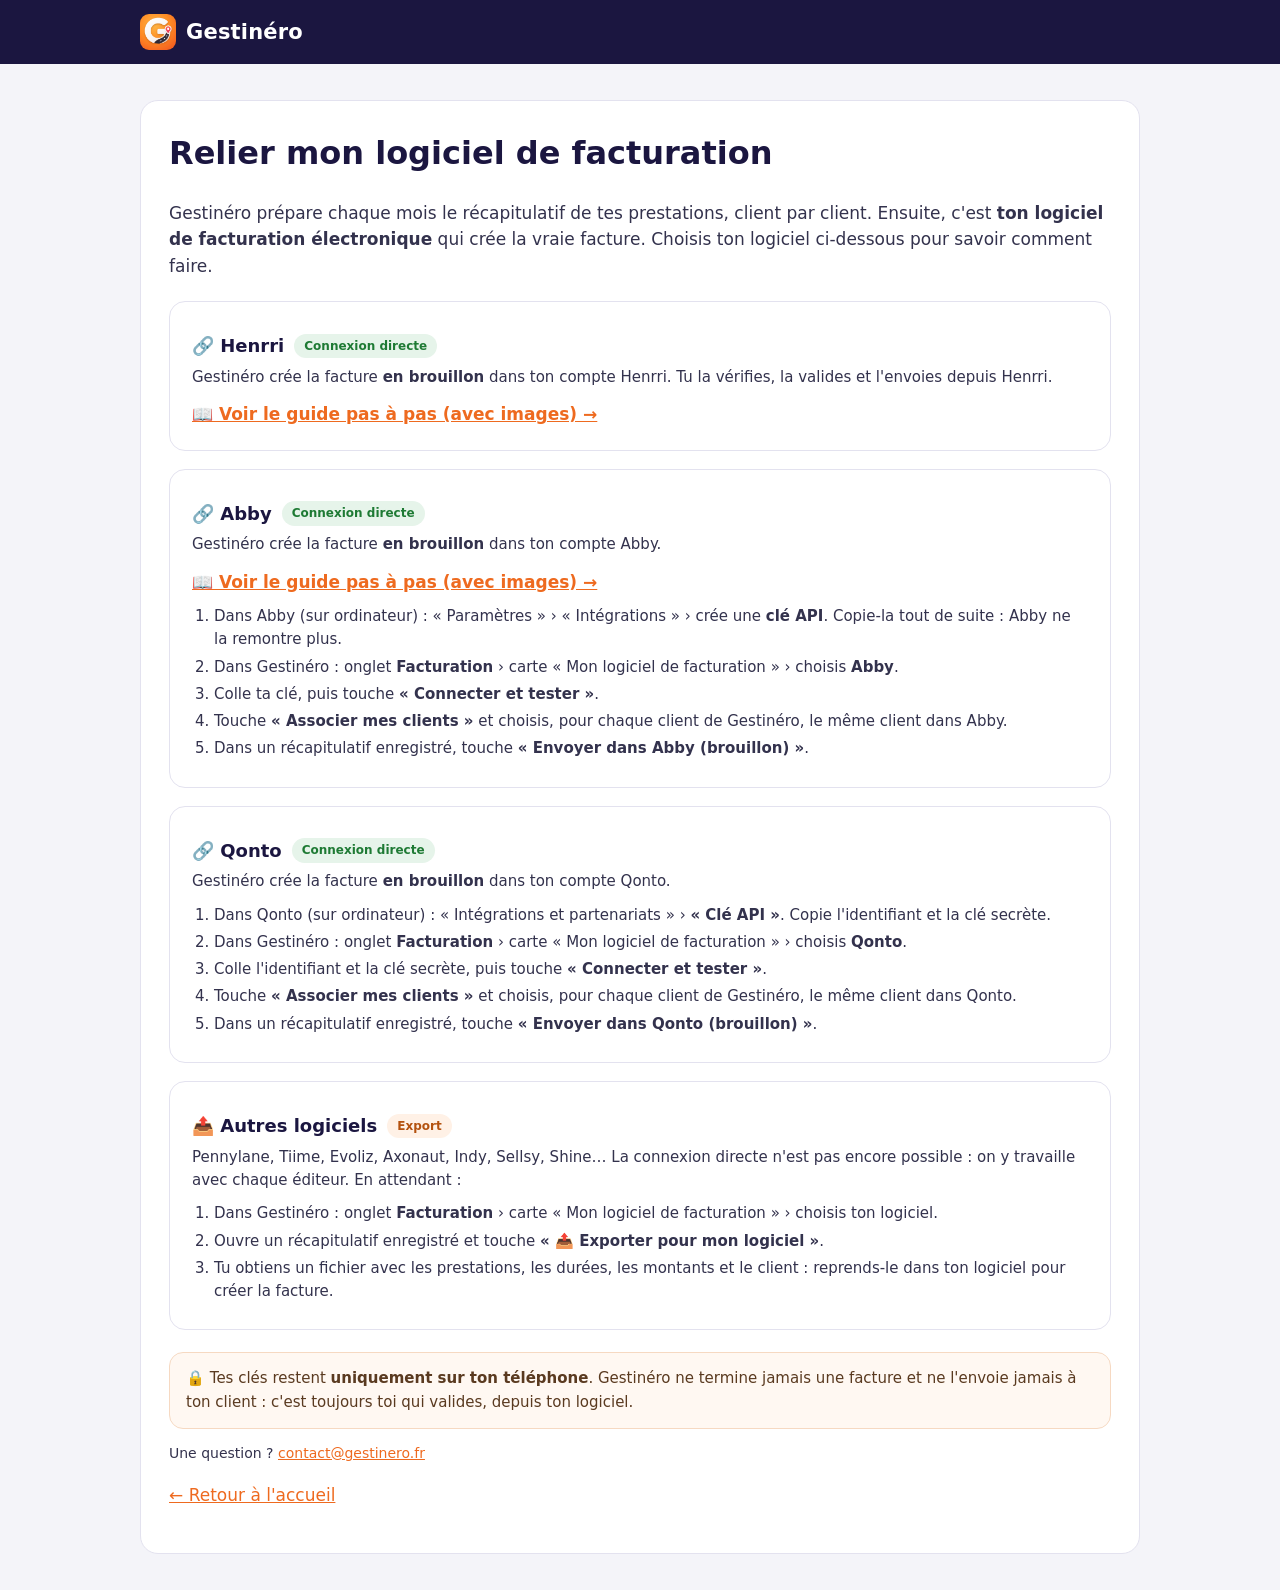
<file: logiciels.html>
<!doctype html>
<html lang="fr">
<head>
<meta charset="utf-8">
<meta name="viewport" content="width=device-width,initial-scale=1">
<meta name="robots" content="noindex, nofollow, noarchive">
<title>Relier mon logiciel de facturation – Gestinéro</title>
<link rel="icon" href="favicon.png">
<link rel="stylesheet" href="style.css">
<style>
.lg{display:grid;gap:18px;margin-top:22px}
.lg .carte h3{display:flex;align-items:center;gap:10px;flex-wrap:wrap}
.tag{font-size:12px;font-weight:700;border-radius:999px;padding:3px 10px}
.tag.ok{background:#e6f4ea;color:#1e7a34}
.tag.exp{background:#fff1e6;color:#b4520f}
.carte ol{margin:10px 0 0;padding-left:22px;color:#33324d;font-size:15px}
.carte ol li{margin-bottom:4px}
.carte .lien{display:inline-block;margin-top:12px;font-weight:700}
.note{background:#fff8f2;border:1px solid #f6d9c2;border-radius:14px;padding:14px 16px;font-size:15px;color:#5a3a20;margin-top:22px}
</style>
</head>
<body>
<header class="top"><div class="wrap"><a class="logo" href="./"><img src="icone.png" alt="">Gestinéro</a></div></header>
<div class="wrap"><div class="doc">
<h1>Relier mon logiciel de facturation</h1>
<p>Gestinéro prépare chaque mois le récapitulatif de tes prestations, client par client. Ensuite, c'est <b>ton logiciel de facturation électronique</b> qui crée la vraie facture. Choisis ton logiciel ci-dessous pour savoir comment faire.</p>

<div class="lg">

<div class="carte">
<h3>🔗 Henrri <span class="tag ok">Connexion directe</span></h3>
<p>Gestinéro crée la facture <b>en brouillon</b> dans ton compte Henrri. Tu la vérifies, la valides et l'envoies depuis Henrri.</p>
<a class="lien" href="guides/henrri.html">📖 Voir le guide pas à pas (avec images) →</a>
</div>

<div class="carte">
<h3>🔗 Abby <span class="tag ok">Connexion directe</span></h3>
<p>Gestinéro crée la facture <b>en brouillon</b> dans ton compte Abby.</p>
<a class="lien" href="guides/abby.html">📖 Voir le guide pas à pas (avec images) →</a>
<ol>
<li>Dans Abby (sur ordinateur) : « Paramètres » › « Intégrations » › crée une <b>clé API</b>. Copie-la tout de suite : Abby ne la remontre plus.</li>
<li>Dans Gestinéro : onglet <b>Facturation</b> › carte « Mon logiciel de facturation » › choisis <b>Abby</b>.</li>
<li>Colle ta clé, puis touche <b>« Connecter et tester »</b>.</li>
<li>Touche <b>« Associer mes clients »</b> et choisis, pour chaque client de Gestinéro, le même client dans Abby.</li>
<li>Dans un récapitulatif enregistré, touche <b>« Envoyer dans Abby (brouillon) »</b>.</li>
</ol>
</div>

<div class="carte">
<h3>🔗 Qonto <span class="tag ok">Connexion directe</span></h3>
<p>Gestinéro crée la facture <b>en brouillon</b> dans ton compte Qonto.</p>
<ol>
<li>Dans Qonto (sur ordinateur) : « Intégrations et partenariats » › <b>« Clé API »</b>. Copie l'identifiant et la clé secrète.</li>
<li>Dans Gestinéro : onglet <b>Facturation</b> › carte « Mon logiciel de facturation » › choisis <b>Qonto</b>.</li>
<li>Colle l'identifiant et la clé secrète, puis touche <b>« Connecter et tester »</b>.</li>
<li>Touche <b>« Associer mes clients »</b> et choisis, pour chaque client de Gestinéro, le même client dans Qonto.</li>
<li>Dans un récapitulatif enregistré, touche <b>« Envoyer dans Qonto (brouillon) »</b>.</li>
</ol>
</div>

<div class="carte">
<h3>📤 Autres logiciels <span class="tag exp">Export</span></h3>
<p>Pennylane, Tiime, Evoliz, Axonaut, Indy, Sellsy, Shine… La connexion directe n'est pas encore possible : on y travaille avec chaque éditeur. En attendant :</p>
<ol>
<li>Dans Gestinéro : onglet <b>Facturation</b> › carte « Mon logiciel de facturation » › choisis ton logiciel.</li>
<li>Ouvre un récapitulatif enregistré et touche <b>« 📤 Exporter pour mon logiciel »</b>.</li>
<li>Tu obtiens un fichier avec les prestations, les durées, les montants et le client : reprends-le dans ton logiciel pour créer la facture.</li>
</ol>
</div>

</div>

<div class="note">🔒 Tes clés restent <b>uniquement sur ton téléphone</b>. Gestinéro ne termine jamais une facture et ne l'envoie jamais à ton client : c'est toujours toi qui valides, depuis ton logiciel.</div>

<p class="maj">Une question ? <a href="mailto:contact@gestinero.fr">contact@gestinero.fr</a></p>
<p><a href="./">← Retour à l'accueil</a></p>
</div></div>
</body>
</html>
</file>
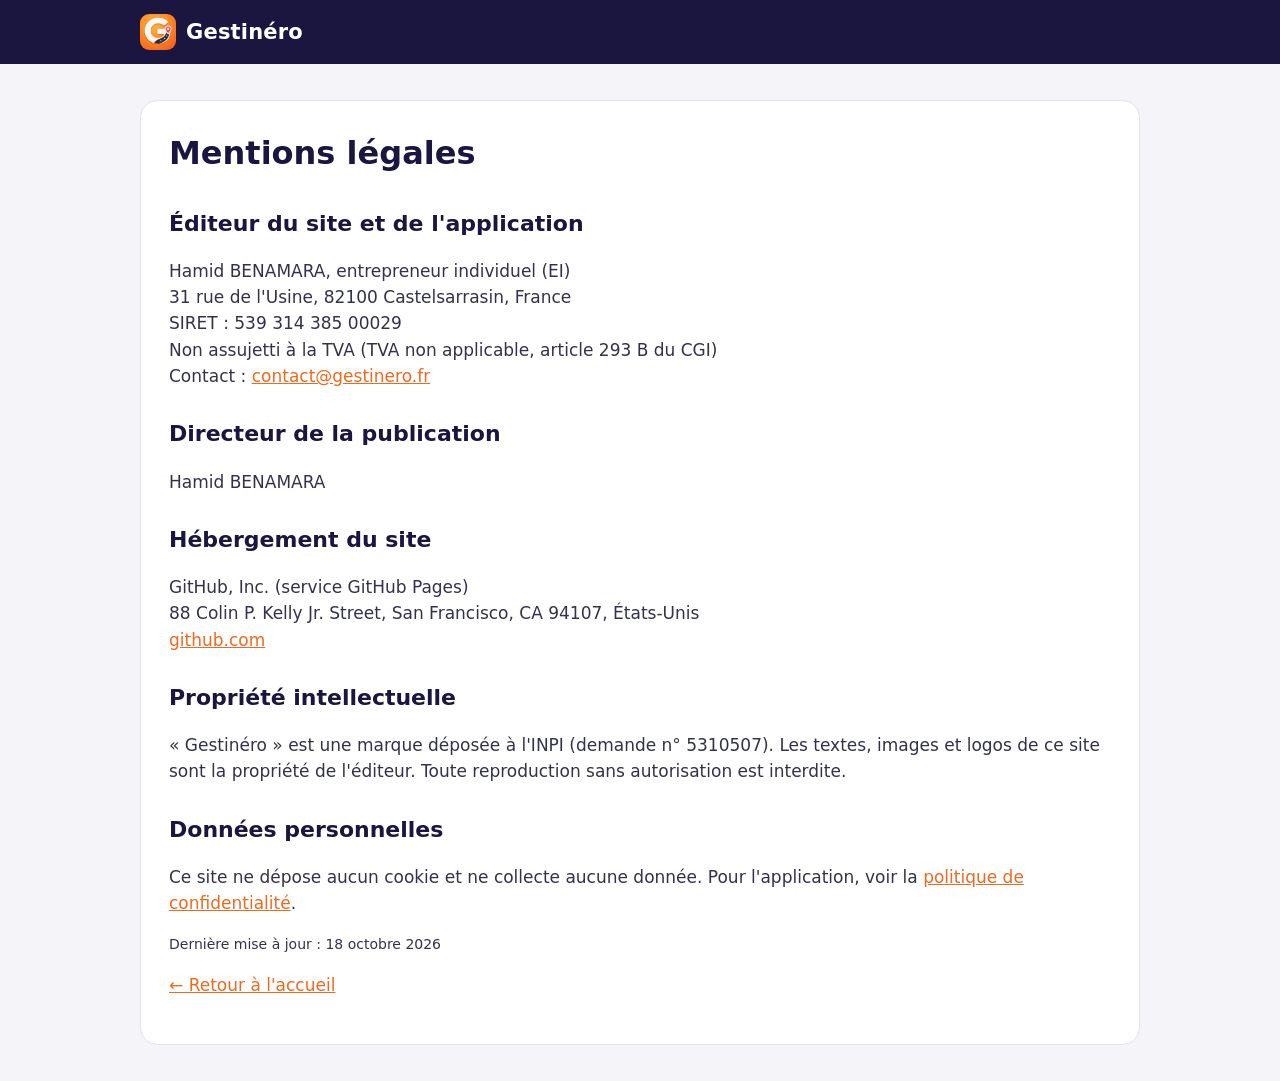
<file: mentions-legales.html>
<!doctype html>
<html lang="fr">
<head>
<meta charset="utf-8">
<meta name="viewport" content="width=device-width,initial-scale=1">
<meta name="robots" content="noindex, nofollow, noarchive">
<title>Mentions légales – Gestinéro</title>
<link rel="icon" href="favicon.png">
<link rel="stylesheet" href="style.css">
</head>
<body>
<header class="top"><div class="wrap"><a class="logo" href="./"><img src="icone.png" alt="">Gestinéro</a></div></header>
<div class="wrap"><div class="doc">
<h1>Mentions légales</h1>

<h2>Éditeur du site et de l'application</h2>
<p>Hamid BENAMARA, entrepreneur individuel (EI)<br>
31 rue de l'Usine, 82100 Castelsarrasin, France<br>
SIRET : 539 314 385 00029<br>
Non assujetti à la TVA (TVA non applicable, article 293 B du CGI)<br>
Contact : <a href="mailto:contact@gestinero.fr">contact@gestinero.fr</a></p>

<h2>Directeur de la publication</h2>
<p>Hamid BENAMARA</p>

<h2>Hébergement du site</h2>
<p>GitHub, Inc. (service GitHub Pages)<br>
88 Colin P. Kelly Jr. Street, San Francisco, CA 94107, États-Unis<br>
<a href="https://github.com">github.com</a></p>

<h2>Propriété intellectuelle</h2>
<p>« Gestinéro » est une marque déposée à l'INPI (demande n° 5310507). Les textes, images et logos de ce site sont la propriété de l'éditeur. Toute reproduction sans autorisation est interdite.</p>

<h2>Données personnelles</h2>
<p>Ce site ne dépose aucun cookie et ne collecte aucune donnée. Pour l'application, voir la <a href="confidentialite.html">politique de confidentialité</a>.</p>

<p class="maj">Dernière mise à jour : 18 octobre 2026</p>
<p><a href="./">← Retour à l'accueil</a></p>
</div></div>
</body>
</html>
</file>
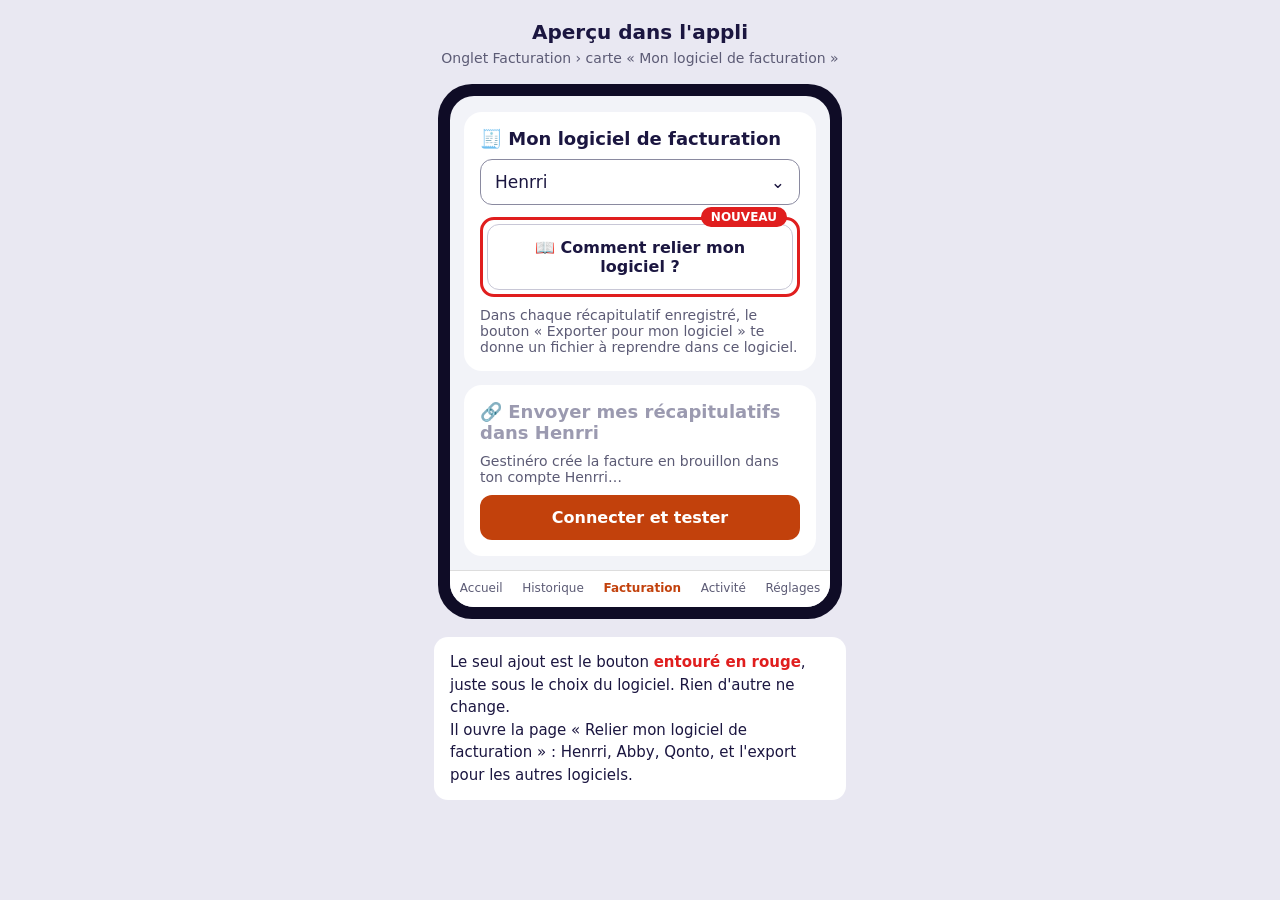
<file: apercu/bouton-logiciel.html>
<!doctype html>
<html lang="fr">
<head>
<meta charset="utf-8">
<meta name="viewport" content="width=device-width,initial-scale=1">
<meta name="robots" content="noindex, nofollow, noarchive">
<title>Aperçu – bouton « Comment relier mon logiciel ? »</title>
<style>
body{margin:0;background:#e9e8f2;font-family:system-ui,-apple-system,"Segoe UI",Roboto,Arial,sans-serif;color:#1b1640;padding:20px 16px}
h1{font-size:20px;text-align:center;margin:0 0 6px}
.sous{text-align:center;color:#5c5b75;font-size:14px;margin:0 0 18px}
.tel{max-width:380px;margin:0 auto;background:#0f0c26;border-radius:34px;padding:12px}
.ecran{background:#f2f3f8;border-radius:24px;padding:16px 14px 0;overflow:hidden}
.carte{background:#fff;border-radius:18px;padding:16px;margin-bottom:14px}
.carte h3{margin:0 0 10px;font-size:18px}
.sel{border:1.5px solid #8a8aa0;border-radius:12px;padding:12px 14px;font-size:17px;display:flex;justify-content:space-between}
.aide{color:#5c5b75;font-size:14px;margin:10px 0 0}
.nouveau{position:relative;margin-top:12px;border:3px solid #e01e1e;border-radius:14px;padding:4px}
.nouveau .b{border:1.5px solid #c8c7d6;border-radius:12px;padding:13px;text-align:center;font-weight:700;font-size:16px;background:#fff}
.badge{position:absolute;top:-13px;right:10px;background:#e01e1e;color:#fff;font-size:12px;font-weight:800;border-radius:999px;padding:3px 10px}
.gris{color:#9b9ab0}
.btn-o{background:#c2410c;color:#fff;border-radius:12px;padding:13px;text-align:center;font-weight:700;margin-top:10px}
.nav{display:flex;justify-content:space-around;background:#fff;border-top:1px solid #ddd;margin:0 -14px;padding:10px 0 12px;font-size:12px;color:#5c5b75}
.nav .on{color:#c2410c;font-weight:700}
.expl{max-width:380px;margin:18px auto 0;background:#fff;border-radius:14px;padding:14px 16px;font-size:15px;line-height:1.5}
.expl b{color:#e01e1e}
</style>
</head>
<body>
<h1>Aperçu dans l'appli</h1>
<p class="sous">Onglet Facturation › carte « Mon logiciel de facturation »</p>
<div class="tel"><div class="ecran">
  <div class="carte">
    <h3>🧾 Mon logiciel de facturation</h3>
    <div class="sel"><span>Henrri</span><span>⌄</span></div>
    <div class="nouveau"><span class="badge">NOUVEAU</span><div class="b">📖 Comment relier mon logiciel ?</div></div>
    <p class="aide">Dans chaque récapitulatif enregistré, le bouton « Exporter pour mon logiciel » te donne un fichier à reprendre dans ce logiciel.</p>
  </div>
  <div class="carte gris">
    <h3>🔗 Envoyer mes récapitulatifs dans Henrri</h3>
    <div class="aide">Gestinéro crée la facture en brouillon dans ton compte Henrri…</div>
    <div class="btn-o">Connecter et tester</div>
  </div>
  <div class="nav"><span>Accueil</span><span>Historique</span><span class="on">Facturation</span><span>Activité</span><span>Réglages</span></div>
</div></div>
<div class="expl">Le seul ajout est le bouton <b>entouré en rouge</b>, juste sous le choix du logiciel. Rien d'autre ne change.<br>Il ouvre la page « Relier mon logiciel de facturation » : Henrri, Abby, Qonto, et l'export pour les autres logiciels.</div>
</body>
</html>
</file>
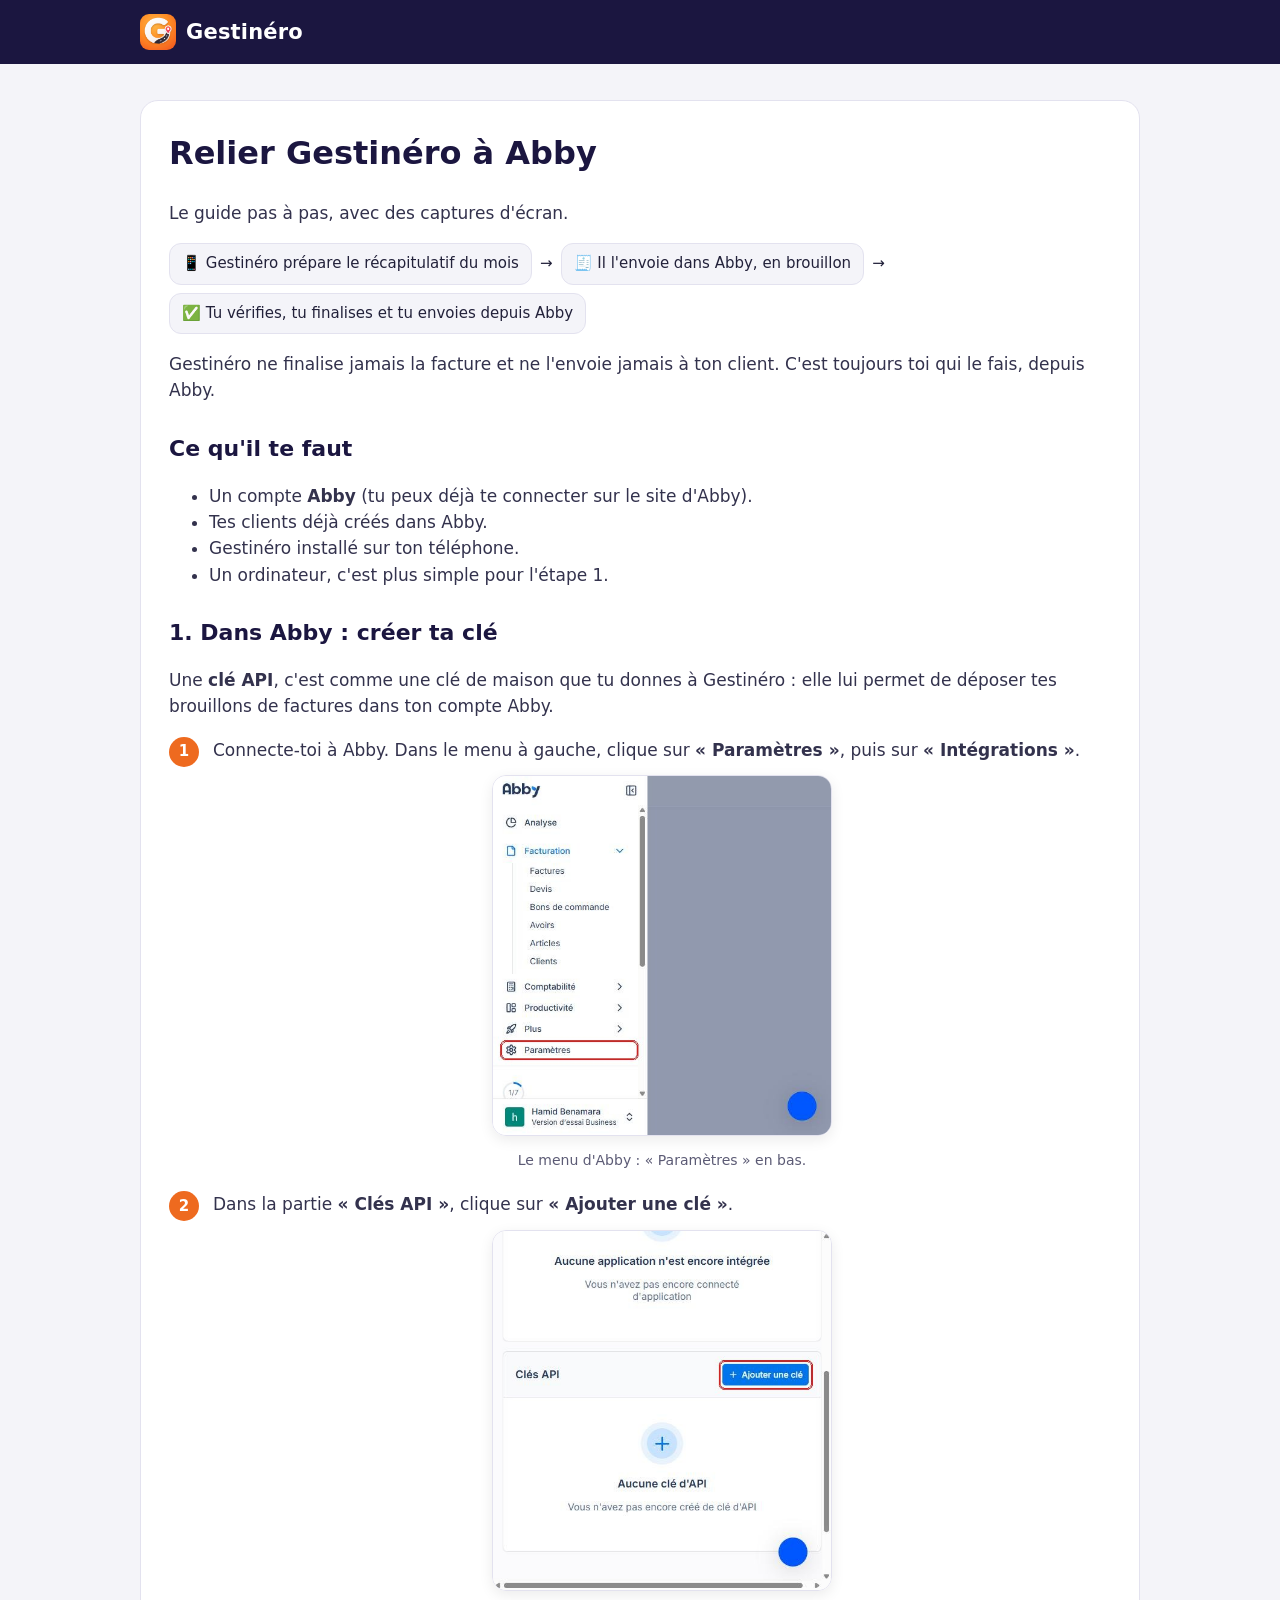
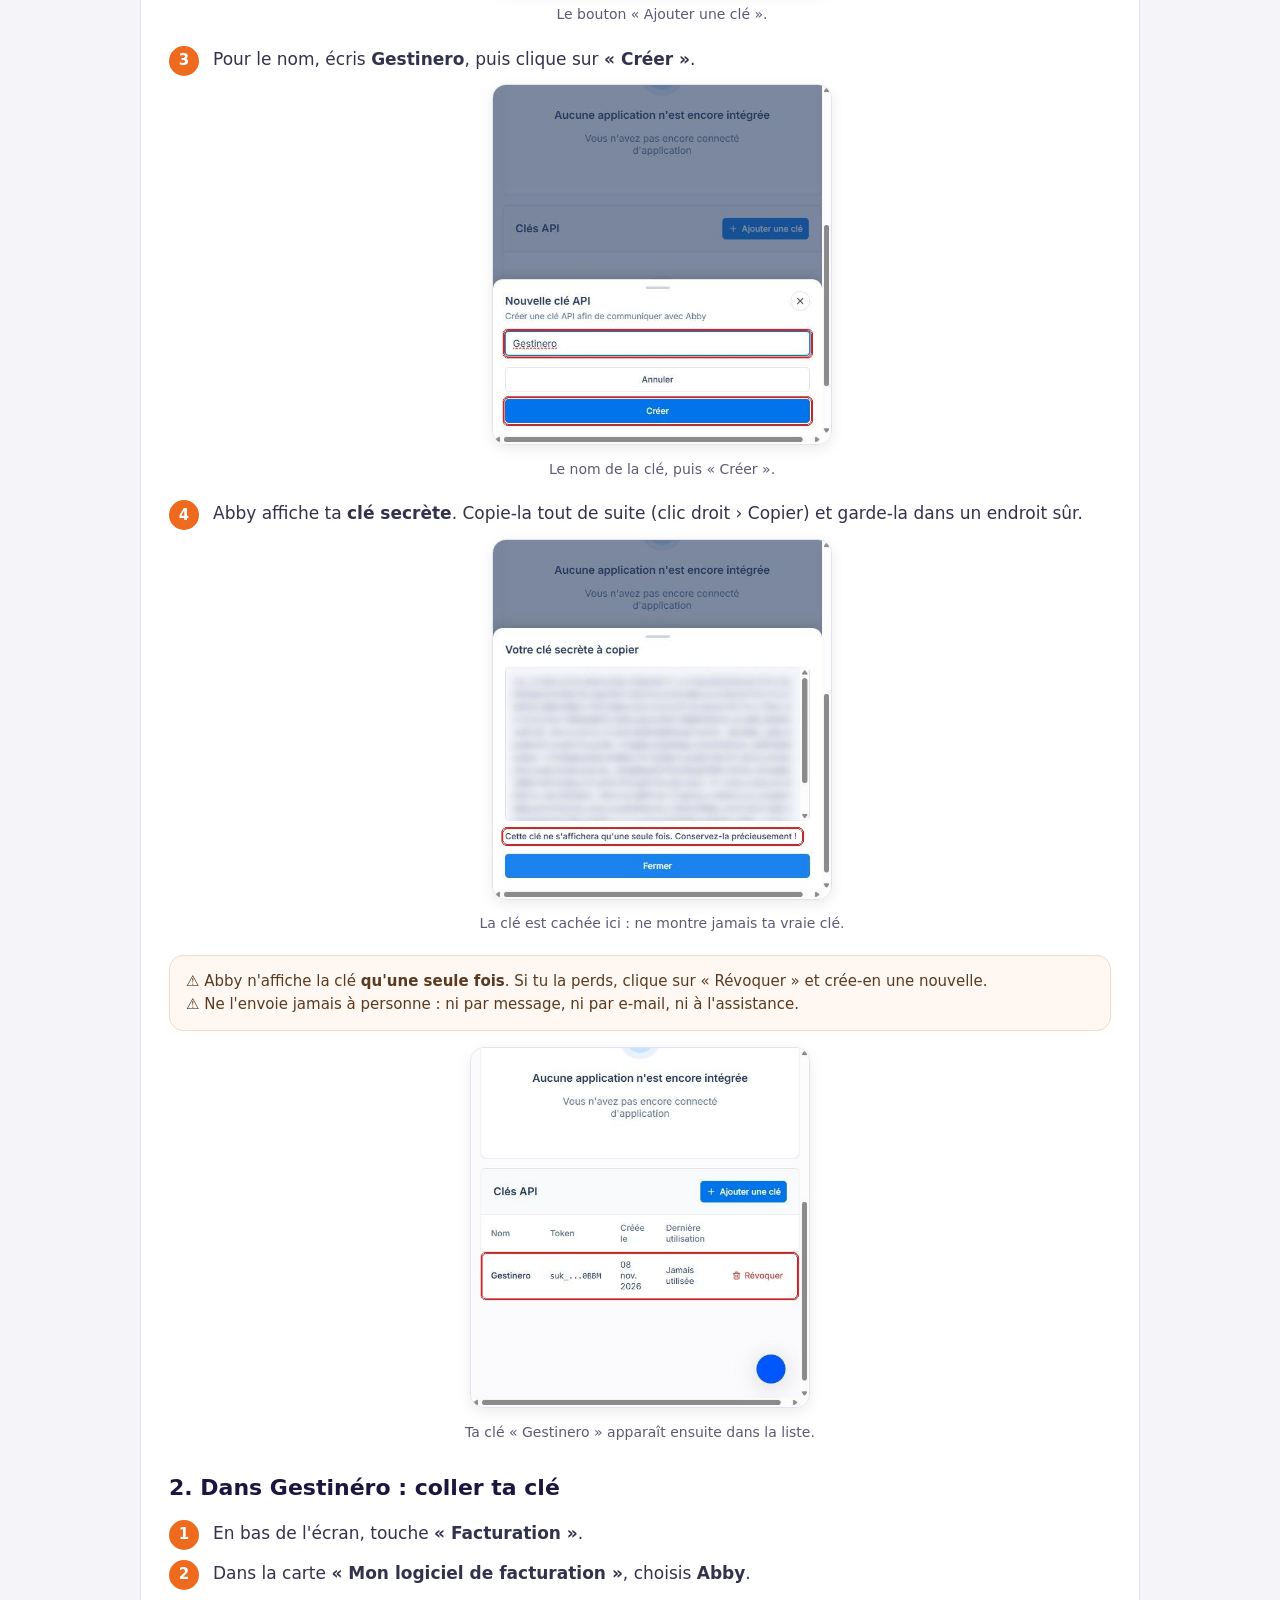
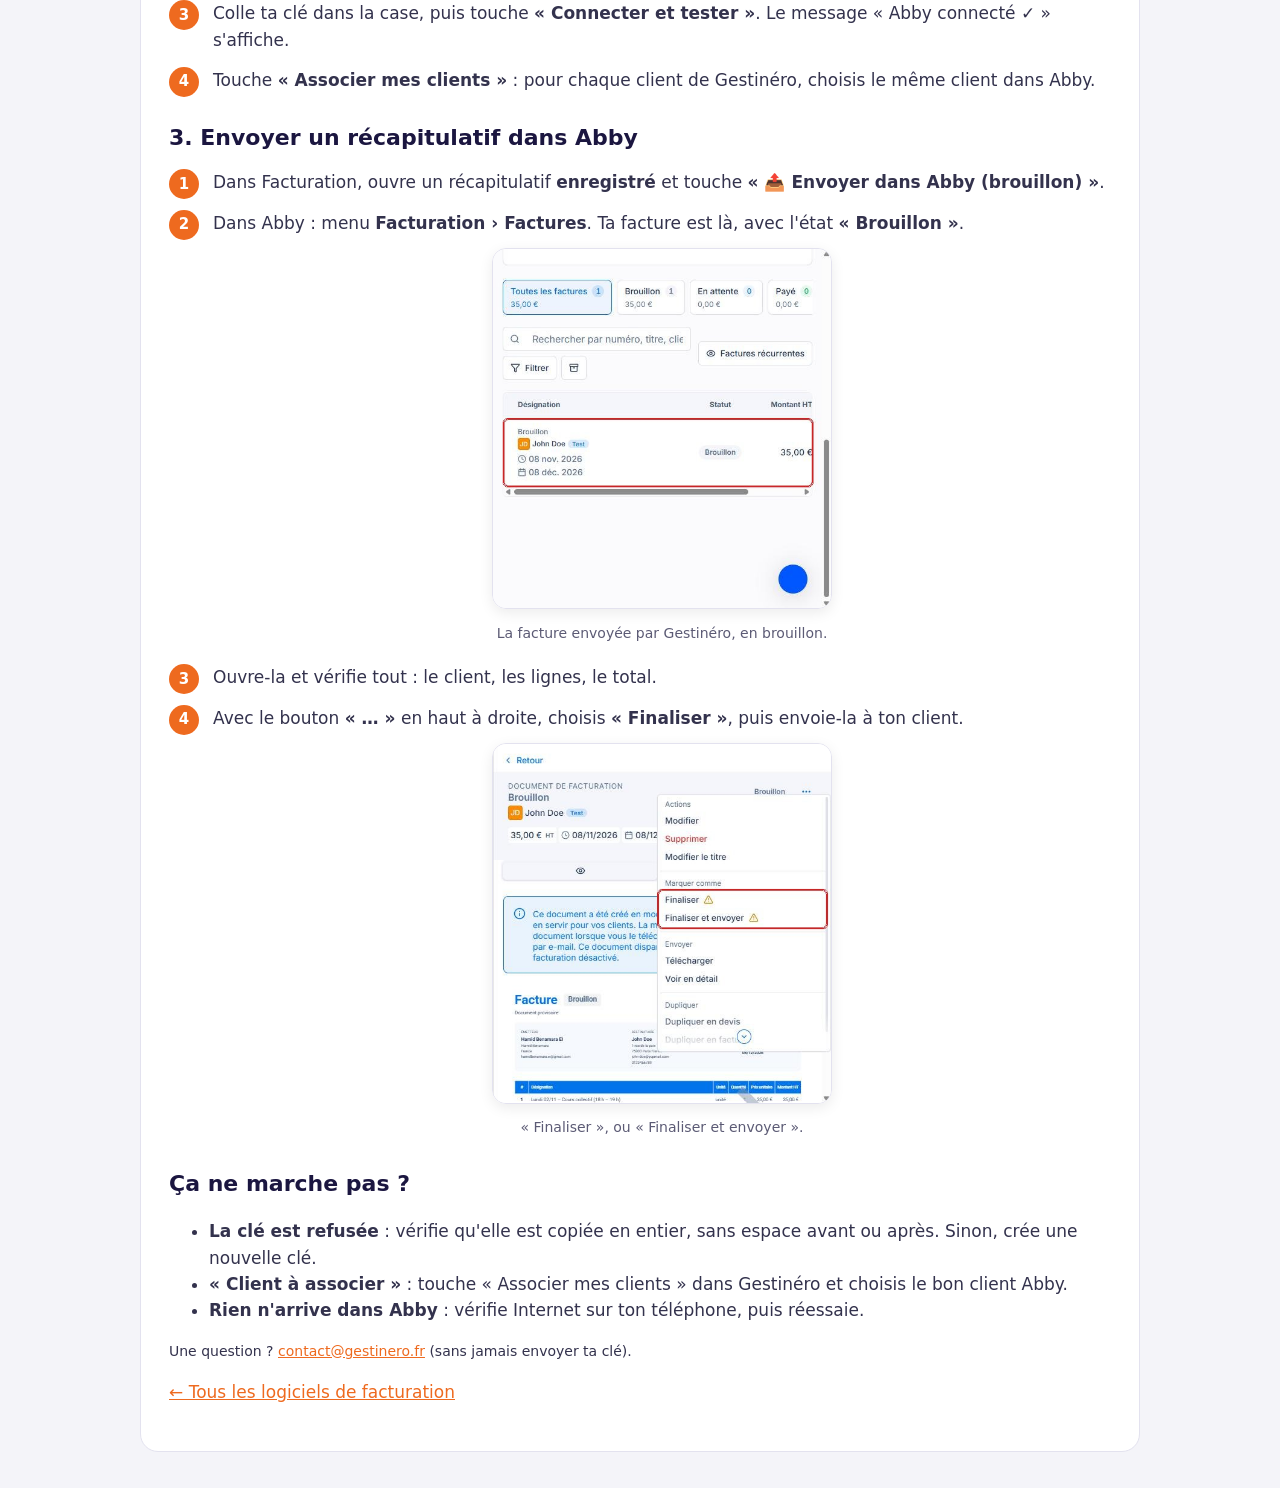
<file: guides/abby.html>
<!doctype html>
<html lang="fr">
<head>
<meta charset="utf-8">
<meta name="viewport" content="width=device-width,initial-scale=1">
<meta name="robots" content="noindex, nofollow, noarchive">
<title>Relier Gestinéro à Abby – Gestinéro</title>
<link rel="icon" href="../favicon.png">
<link rel="stylesheet" href="../style.css">
<style>
.doc ol.et{counter-reset:s;list-style:none;padding:0;margin:0}
.doc ol.et>li{counter-increment:s;position:relative;padding-left:44px;margin:14px 0}
.doc ol.et>li::before{content:counter(s);position:absolute;left:0;top:0;width:30px;height:30px;border-radius:50%;background:#ee6a1f;color:#fff;font-weight:800;display:flex;align-items:center;justify-content:center;font-size:15px}
figure{margin:12px 0 20px;text-align:center}
figure img{max-width:340px;width:100%;border:1px solid #e3e2ef;border-radius:14px;box-shadow:0 4px 14px rgba(0,0,0,.08)}
figcaption{font-size:14px;color:#5c5b75;margin-top:6px}
.warn{background:#fff8f2;border:1px solid #f6d9c2;border-radius:14px;padding:14px 16px;font-size:15px;color:#5a3a20;margin:16px 0}
.flux{display:flex;flex-wrap:wrap;gap:8px;align-items:center;font-size:15px;margin:10px 0 6px}
.flux span{background:#f4f4f9;border:1px solid #e3e2ef;border-radius:12px;padding:8px 12px}
</style>
</head>
<body>
<header class="top"><div class="wrap"><a class="logo" href="../"><img src="../icone.png" alt="">Gestinéro</a></div></header>
<div class="wrap"><div class="doc">
<h1>Relier Gestinéro à Abby</h1>
<p>Le guide pas à pas, avec des captures d'écran.</p>

<div class="flux"><span>📱 Gestinéro prépare le récapitulatif du mois</span>→<span>🧾 Il l'envoie dans Abby, en brouillon</span>→<span>✅ Tu vérifies, tu finalises et tu envoies depuis Abby</span></div>
<p>Gestinéro ne finalise jamais la facture et ne l'envoie jamais à ton client. C'est toujours toi qui le fais, depuis Abby.</p>

<h2>Ce qu'il te faut</h2>
<ul>
<li>Un compte <b>Abby</b> (tu peux déjà te connecter sur le site d'Abby).</li>
<li>Tes clients déjà créés dans Abby.</li>
<li>Gestinéro installé sur ton téléphone.</li>
<li>Un ordinateur, c'est plus simple pour l'étape 1.</li>
</ul>

<h2>1. Dans Abby : créer ta clé</h2>
<p>Une <b>clé API</b>, c'est comme une clé de maison que tu donnes à Gestinéro : elle lui permet de déposer tes brouillons de factures dans ton compte Abby.</p>
<ol class="et">
<li>Connecte-toi à Abby. Dans le menu à gauche, clique sur <b>« Paramètres »</b>, puis sur <b>« Intégrations »</b>.
<figure><img src="img/abby-1-menu.jpg" alt="Menu d'Abby avec Paramètres entouré en rouge"><figcaption>Le menu d'Abby : « Paramètres » en bas.</figcaption></figure></li>
<li>Dans la partie <b>« Clés API »</b>, clique sur <b>« Ajouter une clé »</b>.
<figure><img src="img/abby-2-ajouter.jpg" alt="Bouton Ajouter une clé"><figcaption>Le bouton « Ajouter une clé ».</figcaption></figure></li>
<li>Pour le nom, écris <b>Gestinero</b>, puis clique sur <b>« Créer »</b>.
<figure><img src="img/abby-3-nom.jpg" alt="Nom de la clé : Gestinero, bouton Créer"><figcaption>Le nom de la clé, puis « Créer ».</figcaption></figure></li>
<li>Abby affiche ta <b>clé secrète</b>. Copie-la tout de suite (clic droit › Copier) et garde-la dans un endroit sûr.
<figure><img src="img/abby-4-secret.jpg" alt="Clé secrète affichée une seule fois (cachée sur l'image)"><figcaption>La clé est cachée ici : ne montre jamais ta vraie clé.</figcaption></figure></li>
</ol>
<div class="warn">⚠️ Abby n'affiche la clé <b>qu'une seule fois</b>. Si tu la perds, clique sur « Révoquer » et crée-en une nouvelle.<br>⚠️ Ne l'envoie jamais à personne : ni par message, ni par e-mail, ni à l'assistance.</div>
<figure><img src="img/abby-5-cle.jpg" alt="La clé Gestinero dans la liste des clés API"><figcaption>Ta clé « Gestinero » apparaît ensuite dans la liste.</figcaption></figure>

<h2>2. Dans Gestinéro : coller ta clé</h2>
<ol class="et">
<li>En bas de l'écran, touche <b>« Facturation »</b>.</li>
<li>Dans la carte <b>« Mon logiciel de facturation »</b>, choisis <b>Abby</b>.</li>
<li>Colle ta clé dans la case, puis touche <b>« Connecter et tester »</b>. Le message « Abby connecté ✓ » s'affiche.</li>
<li>Touche <b>« Associer mes clients »</b> : pour chaque client de Gestinéro, choisis le même client dans Abby.</li>
</ol>

<h2>3. Envoyer un récapitulatif dans Abby</h2>
<ol class="et">
<li>Dans Facturation, ouvre un récapitulatif <b>enregistré</b> et touche <b>« 📤 Envoyer dans Abby (brouillon) »</b>.</li>
<li>Dans Abby : menu <b>Facturation › Factures</b>. Ta facture est là, avec l'état <b>« Brouillon »</b>.
<figure><img src="img/abby-6-liste.jpg" alt="La facture brouillon dans la liste des factures Abby"><figcaption>La facture envoyée par Gestinéro, en brouillon.</figcaption></figure></li>
<li>Ouvre-la et vérifie tout : le client, les lignes, le total.</li>
<li>Avec le bouton <b>« … »</b> en haut à droite, choisis <b>« Finaliser »</b>, puis envoie-la à ton client.
<figure><img src="img/abby-7-finaliser.jpg" alt="Menu avec Finaliser et Finaliser et envoyer"><figcaption>« Finaliser », ou « Finaliser et envoyer ».</figcaption></figure></li>
</ol>

<h2>Ça ne marche pas ?</h2>
<ul>
<li><b>La clé est refusée</b> : vérifie qu'elle est copiée en entier, sans espace avant ou après. Sinon, crée une nouvelle clé.</li>
<li><b>« Client à associer »</b> : touche « Associer mes clients » dans Gestinéro et choisis le bon client Abby.</li>
<li><b>Rien n'arrive dans Abby</b> : vérifie Internet sur ton téléphone, puis réessaie.</li>
</ul>

<p class="maj">Une question ? <a href="mailto:contact@gestinero.fr">contact@gestinero.fr</a> (sans jamais envoyer ta clé).</p>
<p><a href="../logiciels.html">← Tous les logiciels de facturation</a></p>
</div></div>
</body>
</html>
</file>
<file: style.css>
:root{--nuit:#1b1640;--nuit2:#2a2160;--orange:#ee6a1f;--orange2:#f39a17;--violet:#6a2bb0;--fond:#f4f4f9;--texte:#22213a;--gris:#5c5b75;--carte:#ffffff;--ligne:#e3e2ef}
*{box-sizing:border-box}
html{scroll-behavior:smooth}
body{margin:0;font-family:system-ui,-apple-system,"Segoe UI",Roboto,Helvetica,Arial,sans-serif;background:var(--fond);color:var(--texte);line-height:1.55;font-size:17px}
a{color:var(--orange)}
.wrap{max-width:1040px;margin:0 auto;padding:0 20px}
header.top{background:var(--nuit);color:#fff}
header.top .wrap{display:flex;align-items:center;justify-content:space-between;height:64px}
.logo{display:flex;align-items:center;gap:10px;color:#fff;text-decoration:none;font-weight:800;font-size:21px;letter-spacing:.2px}
.logo img{width:36px;height:36px;border-radius:9px}
header.top nav a{color:#d9d6f5;text-decoration:none;font-size:15px;margin-left:18px}
.hero{background:linear-gradient(160deg,var(--nuit) 0%,var(--nuit2) 55%,var(--violet) 100%);color:#fff;padding:56px 0 64px}
.hero .wrap{display:grid;grid-template-columns:1.2fr .8fr;gap:40px;align-items:center}
.hero h1{font-size:44px;line-height:1.1;margin:0 0 16px;letter-spacing:-.5px}
.hero h1 span{color:var(--orange2)}
.hero p.sous{font-size:19px;color:#e2dff7;margin:0 0 28px;max-width:34em}
.btn{display:inline-block;background:linear-gradient(90deg,var(--orange2),var(--orange));color:#fff;text-decoration:none;font-weight:700;padding:14px 24px;border-radius:12px;font-size:17px}
.petit{font-size:14px;color:#c9c5ea;margin-top:12px}
.tel{justify-self:center;width:260px;background:#0f0c26;border-radius:34px;padding:12px;box-shadow:0 24px 60px rgba(0,0,0,.35)}
.ecran{background:var(--fond);border-radius:24px;padding:18px 14px;color:var(--texte)}
.ecran .t{font-size:13px;color:var(--gris)}
.ecran .km{font-size:38px;font-weight:800;color:var(--nuit);margin:2px 0 10px}
.ecran .ligne{background:#fff;border-radius:12px;padding:10px 12px;margin-bottom:8px;font-size:13px;display:flex;justify-content:space-between;box-shadow:0 1px 3px rgba(0,0,0,.06)}
.ecran .pro{color:#2e7d32;font-weight:700}
section{padding:56px 0}
h2{font-size:30px;margin:0 0 8px;color:var(--nuit)}
.intro{color:var(--gris);margin:0 0 28px;max-width:40em}
.grille{display:grid;grid-template-columns:repeat(3,1fr);gap:18px}
.carte{background:var(--carte);border:1px solid var(--ligne);border-radius:16px;padding:22px}
.carte .ic{font-size:28px}
.carte h3{margin:8px 0 6px;font-size:18px;color:var(--nuit)}
.carte p{margin:0;color:var(--gris);font-size:15px}
.metiers{display:flex;flex-wrap:wrap;gap:10px}
.metiers span{background:#fff;border:1px solid var(--ligne);border-radius:999px;padding:9px 16px;font-size:15px}
.etapes{counter-reset:e;display:grid;grid-template-columns:repeat(3,1fr);gap:18px}
.etape{background:#fff;border:1px solid var(--ligne);border-radius:16px;padding:22px;position:relative}
.etape::before{counter-increment:e;content:counter(e);display:flex;align-items:center;justify-content:center;width:36px;height:36px;border-radius:50%;background:var(--orange);color:#fff;font-weight:800;margin-bottom:10px}
.etape h3{margin:0 0 6px;font-size:18px;color:var(--nuit)}
.etape p{margin:0;color:var(--gris);font-size:15px}
.prix{background:var(--nuit);color:#fff;border-radius:20px;padding:34px;text-align:center}
.prix h2{color:#fff}
.prix p{color:#d9d6f5}
footer{background:#120f2c;color:#bdb9e0;padding:34px 0;font-size:14px}
footer .wrap{display:flex;flex-wrap:wrap;justify-content:space-between;gap:16px}
footer a{color:#fff;text-decoration:none;margin-right:16px}
.doc{background:#fff;border:1px solid var(--ligne);border-radius:18px;padding:28px;margin:36px auto}
.doc h1{color:var(--nuit);font-size:32px;margin-top:0}
.doc h2{font-size:22px;margin-top:28px}
.doc p,.doc li{color:#33324d}
.maj{color:var(--gris);font-size:14px}
@media (max-width:820px){
 .hero .wrap{grid-template-columns:1fr}
 .hero h1{font-size:34px}
 .grille,.etapes{grid-template-columns:1fr}
 header.top nav{display:none}
 .tel{width:240px}
}
</file>
